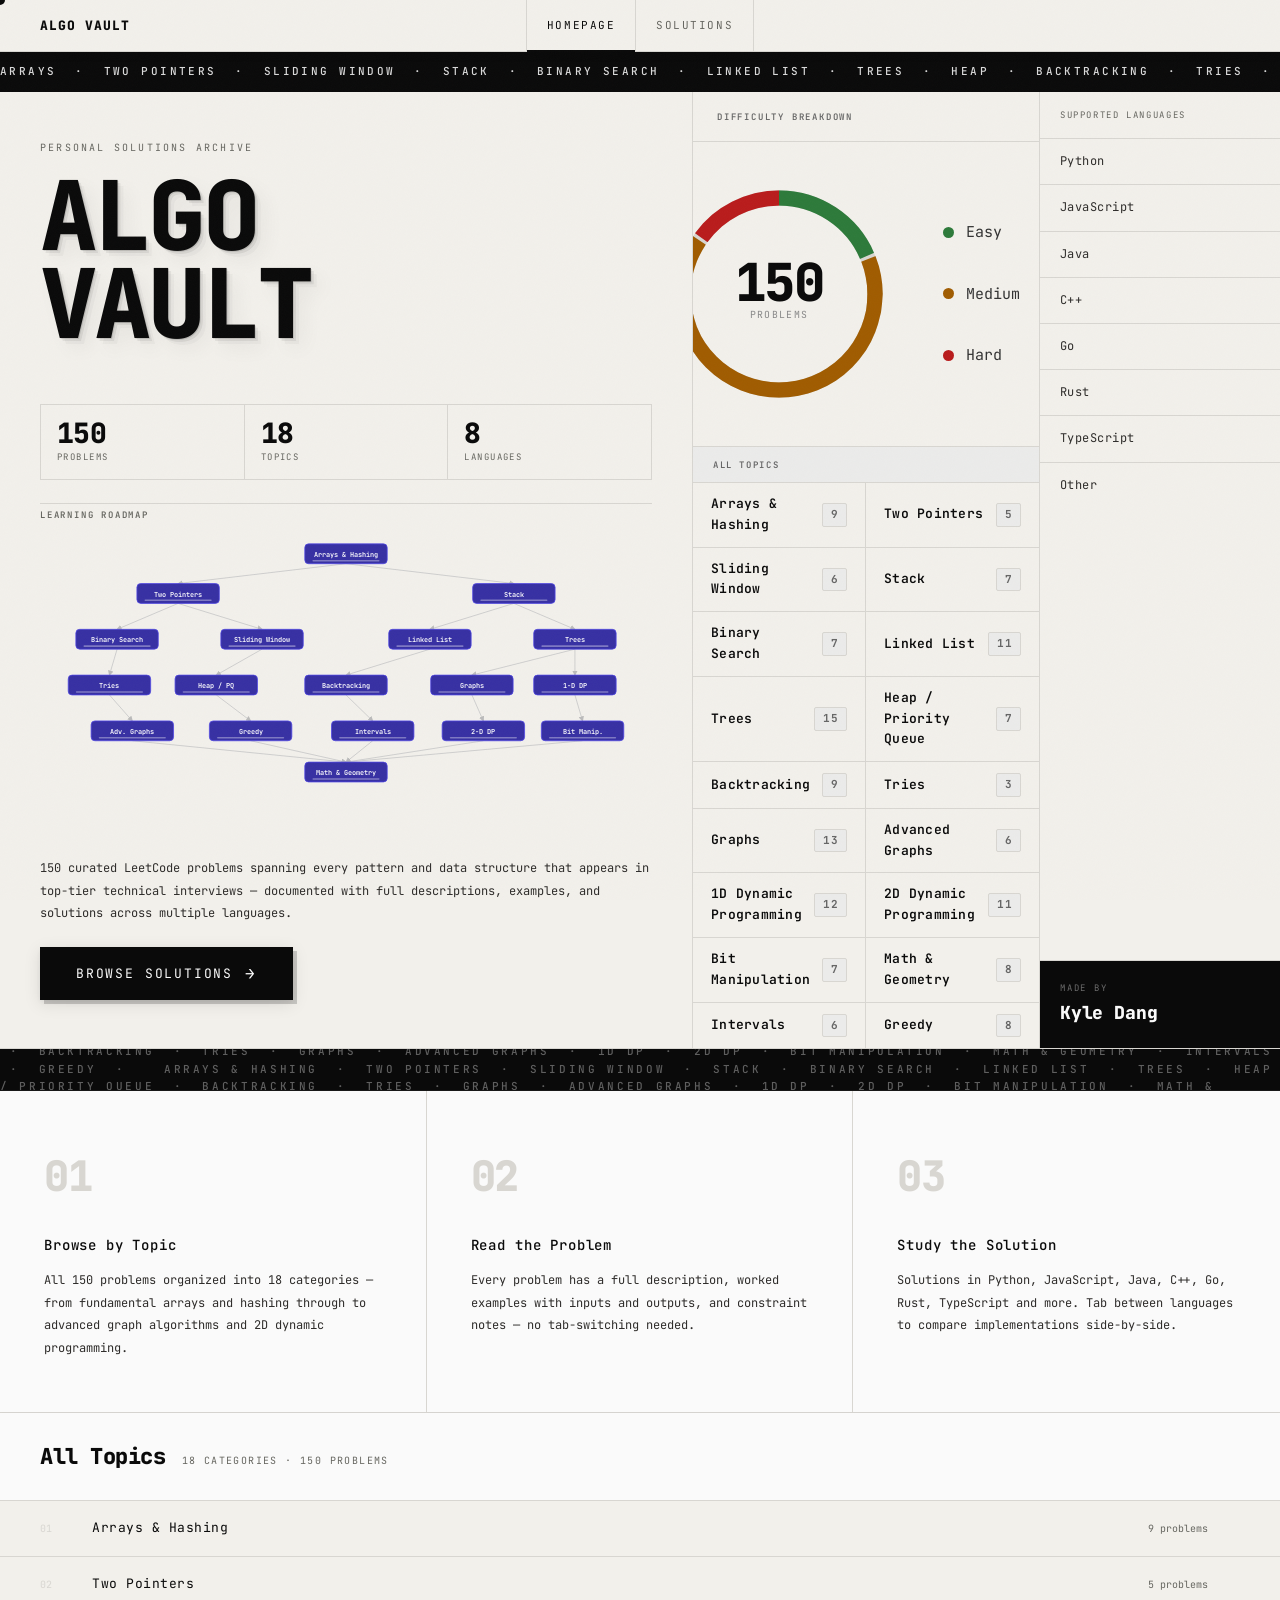
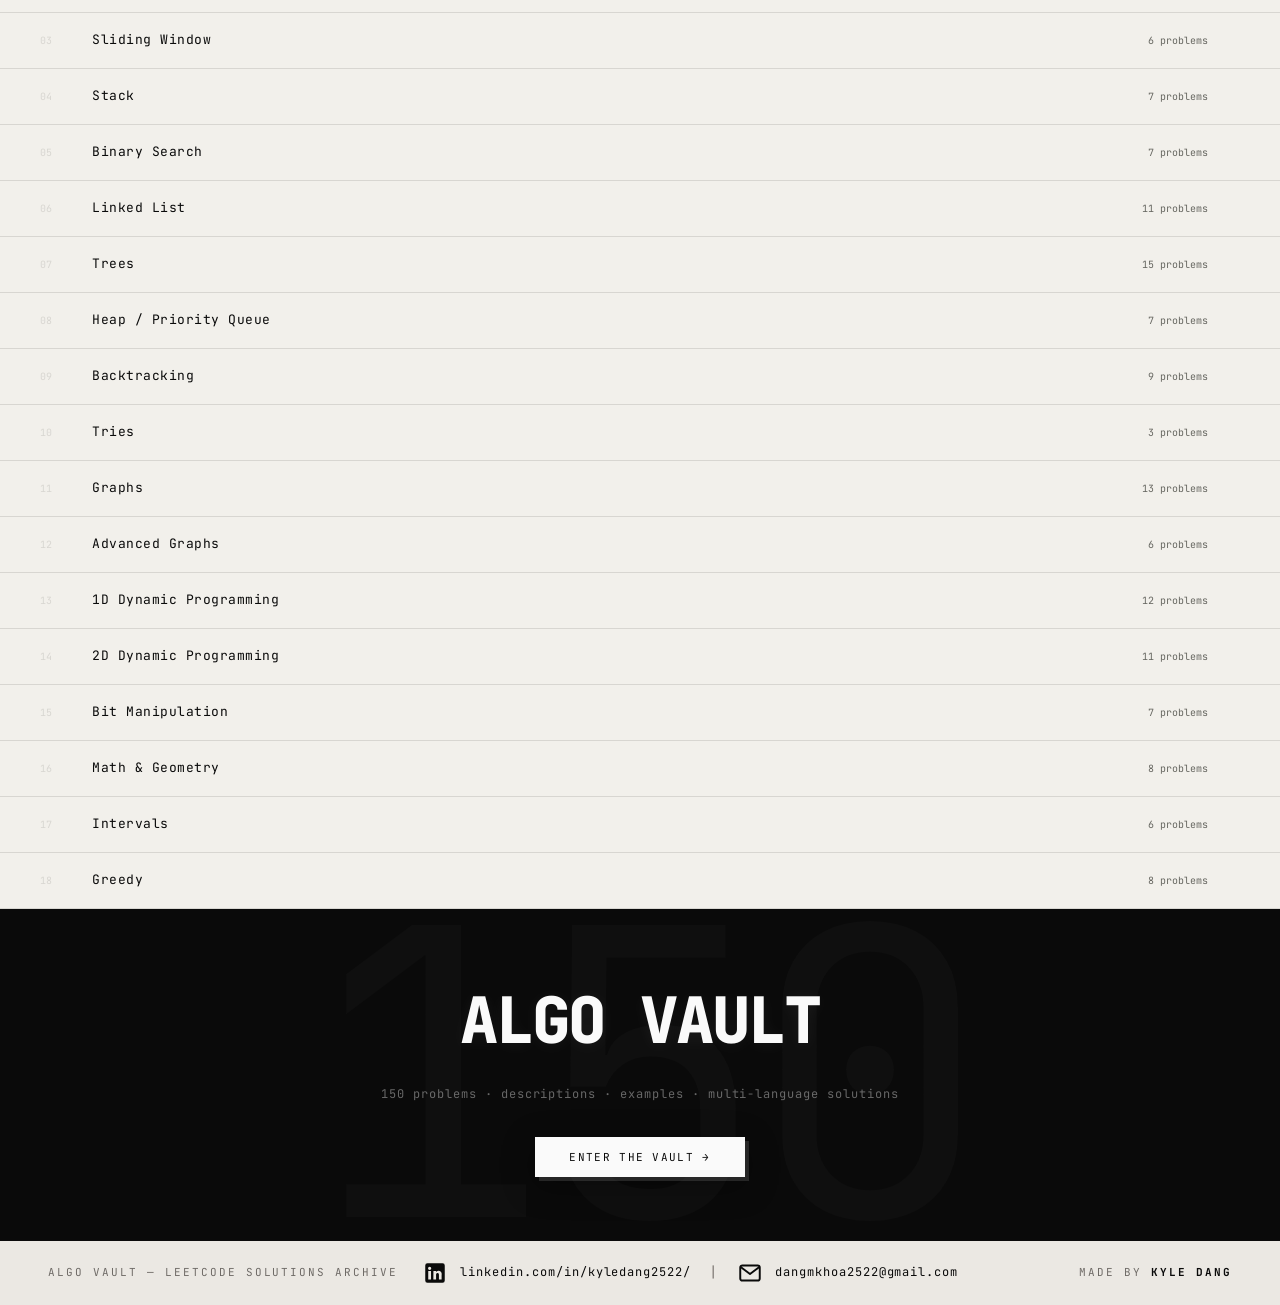
<file: index.html>
<!DOCTYPE html>
<html lang="en">
<head>
  <meta charset="UTF-8" />
  <meta name="viewport" content="width=device-width, initial-scale=1.0" />
  <title>Algo Vault — by Kyle Dang</title>
  <link rel="preconnect" href="https://fonts.googleapis.com" />
  <link rel="preconnect" href="https://fonts.gstatic.com" crossorigin />
  <link href="https://fonts.googleapis.com/css2?family=JetBrains+Mono:ital,wght@0,400;0,600;0,700;0,800;1,400&display=swap" rel="stylesheet" />
  <link rel="stylesheet" href="style.css" />
  <style>
    /* ── subtle grain ── */
    body::after {
      content: '';
      position: fixed; inset: 0; z-index: 99990;
      pointer-events: none; opacity: 0.025;
      background-image: url("data:image/svg+xml,%3Csvg viewBox='0 0 200 200' xmlns='http://www.w3.org/2000/svg'%3E%3Cfilter id='n'%3E%3CfeTurbulence type='fractalNoise' baseFrequency='0.85' numOctaves='4' stitchTiles='stitch'/%3E%3C/filter%3E%3Crect width='100%25' height='100%25' filter='url(%23n)'/%3E%3C/svg%3E");
      background-size: 160px 160px;
    }

    /* ── page load stagger ── */
    .hero-eyebrow { opacity:0; transform:translateY(16px); animation: up 0.6s ease 0.1s forwards; }
    .hero-title   { opacity:0; transform:translateY(24px); animation: up 0.7s ease 0.2s forwards; }
    .hero-desc    { opacity:0; transform:translateY(16px); animation: up 0.6s ease 0.35s forwards; }
    .btn-primary  { opacity:0; transform:translateY(12px); animation: up 0.5s ease 0.45s forwards; }
    .hero-right   { opacity:0; transform:translateX(16px); animation: up 0.7s ease 0.25s forwards; }
    @keyframes up { to { opacity:1; transform:translate(0); } }

    /* char spans from magnetic effect */
    .mchar { display:inline-block; will-change:transform; }

    /* ── topic row hover ── */
    .topic-row { transition: background 0.15s, box-shadow 0.15s, padding-left 0.18s; }

    /* ── count-up numbers ── */
    .stat-big { font-variant-numeric: tabular-nums; }
  </style>
</head>
<body>

<!-- ── CURSORS ── -->
<div id="cur-dot"></div>
<div id="cur-ring"></div>

<!-- ── NAV ── -->
<nav>
  <div class="nav-logo">ALGO VAULT</div>
  <div class="nav-links">
    <a href="index.html" class="active">Homepage</a>
    <a href="tracker.html">Solutions</a>
  </div>
  <div></div>
</nav>

<!-- ══════════════════════════════════════════
     HERO — 3-column balanced grid
══════════════════════════════════════════ -->
<section class="hero">

  <!-- ticker strip -->
  <div class="hero-ticker">
    <span class="ticker-inner">
      ARRAYS &nbsp;·&nbsp; TWO POINTERS &nbsp;·&nbsp; SLIDING WINDOW &nbsp;·&nbsp; STACK &nbsp;·&nbsp; BINARY SEARCH &nbsp;·&nbsp; LINKED LIST &nbsp;·&nbsp; TREES &nbsp;·&nbsp; HEAP &nbsp;·&nbsp; BACKTRACKING &nbsp;·&nbsp; TRIES &nbsp;·&nbsp; GRAPHS &nbsp;·&nbsp; DYNAMIC PROGRAMMING &nbsp;·&nbsp; BIT MANIPULATION &nbsp;·&nbsp; MATH &amp; GEOMETRY &nbsp;·&nbsp; INTERVALS &nbsp;·&nbsp; GREEDY &nbsp;·&nbsp; &nbsp;
      ARRAYS &nbsp;·&nbsp; TWO POINTERS &nbsp;·&nbsp; SLIDING WINDOW &nbsp;·&nbsp; STACK &nbsp;·&nbsp; BINARY SEARCH &nbsp;·&nbsp; LINKED LIST &nbsp;·&nbsp; TREES &nbsp;·&nbsp; HEAP &nbsp;·&nbsp; BACKTRACKING &nbsp;·&nbsp; TRIES &nbsp;·&nbsp; GRAPHS &nbsp;·&nbsp; DYNAMIC PROGRAMMING &nbsp;·&nbsp; BIT MANIPULATION &nbsp;·&nbsp; MATH &amp; GEOMETRY &nbsp;·&nbsp; INTERVALS &nbsp;·&nbsp; GREEDY &nbsp;·&nbsp; &nbsp;
    </span>
  </div>

  <div class="hero-main">

    <!-- COL 1: Title + desc + button -->
    <div class="hero-col hero-col-title">
      <div class="hero-top">
        <p class="hero-eyebrow">Personal solutions archive</p>
        <h1 class="hero-title" id="hero-title">ALGO<br>VAULT</h1>
      </div>
      <div class="hero-meta">
        <div class="hero-meta-row">
          <span class="hero-meta-num">150</span>
          <span class="hero-meta-label">Problems</span>
        </div>
        <div class="hero-meta-row">
          <span class="hero-meta-num">18</span>
          <span class="hero-meta-label">Topics</span>
        </div>
        <div class="hero-meta-row">
          <span class="hero-meta-num">8</span>
          <span class="hero-meta-label">Languages</span>
        </div>
      </div>

      <!-- ROADMAP — fills the empty space between stats and description -->
      <div class="hero-roadmap">
        <div class="roadmap-header-inner">
          <span class="roadmap-header-label">Learning Roadmap</span>
        </div>
        <div class="roadmap-svg-wrap" id="roadmap-wrap">
          <svg id="roadmap-svg" viewBox="0 0 760 330" xmlns="http://www.w3.org/2000/svg" width="100%" height="auto" style="display:block; min-width:580px;">
            <g id="roadmap-lines"></g>
            <g id="roadmap-nodes"></g>
          </svg>
        </div>
      </div>

      <div class="hero-bottom">
        <p class="hero-desc">
          150 curated LeetCode problems spanning every pattern and data structure
          that appears in top-tier technical interviews — documented with full
          descriptions, examples, and solutions across multiple languages.
        </p>
        <a href="tracker.html" class="hero-btn-wrap">
          <button class="btn-primary btn-hero">
            Browse Solutions <span class="btn-arrow">→</span>
          </button>
        </a>
      </div>
    </div>

    <!-- COL 2: Gauge + topic pills -->
    <div class="hero-col hero-col-gauge">

      <div class="gauge-header">
        <span class="gauge-header-label">Difficulty breakdown</span>
      </div>

      <!-- SVG arc gauge — full 360° circle -->
      <div class="gauge-center">
        <div class="gauge-svg-wrap">
          <svg class="gauge-svg" viewBox="0 0 220 220" xmlns="http://www.w3.org/2000/svg">
            <!-- full circle track -->
            <circle class="gauge-track" cx="110" cy="110" r="88"
              fill="none" stroke-width="14"/>
            <!-- easy arc -->
            <circle class="gauge-easy" id="arc-easy" cx="110" cy="110" r="88"
              fill="none" stroke-width="14"
              stroke-dasharray="0 553" stroke-dashoffset="0"
              stroke-linecap="butt"/>
            <!-- medium arc -->
            <circle class="gauge-medium" id="arc-medium" cx="110" cy="110" r="88"
              fill="none" stroke-width="14"
              stroke-dasharray="0 553" stroke-dashoffset="0"
              stroke-linecap="butt"/>
            <!-- hard arc -->
            <circle class="gauge-hard" id="arc-hard" cx="110" cy="110" r="88"
              fill="none" stroke-width="14"
              stroke-dasharray="0 553" stroke-dashoffset="0"
              stroke-linecap="butt"/>
            <text class="gauge-num" x="110" y="116" text-anchor="middle">150</text>
            <text class="gauge-sub" x="110" y="132" text-anchor="middle">problems</text>
          </svg>
        </div>

        <!-- Difficulty stats — match image 2 style -->
        <div class="gauge-stats">
          <div class="gs-row">
            <span class="gs-dot gs-dot-easy"></span>
            <span class="gs-label">Easy</span>
            <span class="gs-count">45</span>
          </div>
          <div class="gs-row">
            <span class="gs-dot gs-dot-medium"></span>
            <span class="gs-label">Medium</span>
            <span class="gs-count">96</span>
          </div>
          <div class="gs-row">
            <span class="gs-dot gs-dot-hard"></span>
            <span class="gs-label">Hard</span>
            <span class="gs-count">31</span>
          </div>
        </div>
      </div>

      <!-- Topic table -->
      <div class="gauge-footer">
        <span class="gauge-footer-label">All Topics</span>
        <div class="topic-table" id="topic-table">
          <!-- filled by JS -->
        </div>
      </div>

    </div>

    <!-- COL 3: Right stat cards (languages, stacked pattern) -->
    <div class="hero-col hero-col-right">
      <div class="lang-stack">
        <div class="lang-stack-label">Supported Languages</div>
        <div class="lang-item">Python</div>
        <div class="lang-item">JavaScript</div>
        <div class="lang-item">Java</div>
        <div class="lang-item">C++</div>
        <div class="lang-item">Go</div>
        <div class="lang-item">Rust</div>
        <div class="lang-item">TypeScript</div>
        <div class="lang-item">Other</div>
      </div>
      <div class="hero-col-cta">
        <p class="hero-col-cta-text">Made by</p>
        <p class="hero-col-cta-name">Kyle Dang</p>
      </div>
    </div>

  </div>
</section>

<!-- dark marquee -->
<div class="topics-marquee">
  <span class="ticker-inner" style="animation-duration:20s">
    ARRAYS &amp; HASHING &nbsp;·&nbsp; TWO POINTERS &nbsp;·&nbsp; SLIDING WINDOW &nbsp;·&nbsp; STACK &nbsp;·&nbsp; BINARY SEARCH &nbsp;·&nbsp; LINKED LIST &nbsp;·&nbsp; TREES &nbsp;·&nbsp; HEAP / PRIORITY QUEUE &nbsp;·&nbsp; BACKTRACKING &nbsp;·&nbsp; TRIES &nbsp;·&nbsp; GRAPHS &nbsp;·&nbsp; ADVANCED GRAPHS &nbsp;·&nbsp; 1D DP &nbsp;·&nbsp; 2D DP &nbsp;·&nbsp; BIT MANIPULATION &nbsp;·&nbsp; MATH &amp; GEOMETRY &nbsp;·&nbsp; INTERVALS &nbsp;·&nbsp; GREEDY &nbsp;·&nbsp; &nbsp;
    ARRAYS &amp; HASHING &nbsp;·&nbsp; TWO POINTERS &nbsp;·&nbsp; SLIDING WINDOW &nbsp;·&nbsp; STACK &nbsp;·&nbsp; BINARY SEARCH &nbsp;·&nbsp; LINKED LIST &nbsp;·&nbsp; TREES &nbsp;·&nbsp; HEAP / PRIORITY QUEUE &nbsp;·&nbsp; BACKTRACKING &nbsp;·&nbsp; TRIES &nbsp;·&nbsp; GRAPHS &nbsp;·&nbsp; ADVANCED GRAPHS &nbsp;·&nbsp; 1D DP &nbsp;·&nbsp; 2D DP &nbsp;·&nbsp; BIT MANIPULATION &nbsp;·&nbsp; MATH &amp; GEOMETRY &nbsp;·&nbsp; INTERVALS &nbsp;·&nbsp; GREEDY &nbsp;·&nbsp; &nbsp;
  </span>
</div>

<!-- ══════════════════════════════════════════
     FEATURE CELLS — 3D tilt + gloss
══════════════════════════════════════════ -->
<div class="features">
  <div class="feature-cell">
    <span class="feature-num">01</span>
    <div class="feature-title">Browse by Topic</div>
    <div class="feature-body">
      All 150 problems organized into 18 categories — from fundamental arrays and
      hashing through to advanced graph algorithms and 2D dynamic programming.
    </div>
  </div>
  <div class="feature-cell">
    <span class="feature-num">02</span>
    <div class="feature-title">Read the Problem</div>
    <div class="feature-body">
      Every problem has a full description, worked examples with inputs and outputs,
      and constraint notes — no tab-switching needed.
    </div>
  </div>
  <div class="feature-cell">
    <span class="feature-num">03</span>
    <div class="feature-title">Study the Solution</div>
    <div class="feature-body">
      Solutions in Python, JavaScript, Java, C++, Go, Rust, TypeScript and more.
      Tab between languages to compare implementations side-by-side.
    </div>
  </div>
</div>

<!-- ══════════════════════════════════════════
     TOPICS LIST
══════════════════════════════════════════ -->
<section class="topics-section">
  <div class="topics-header">
    <h2>All Topics</h2>
    <span>18 categories · 150 problems</span>
  </div>
  <div class="topics-list" id="topics-list">
    <!-- filled by JS -->
  </div>
</section>

<!-- ══════════════════════════════════════════
     CTA
══════════════════════════════════════════ -->
<div class="cta-full">
  <h2>ALGO VAULT</h2>
  <p>150 problems · descriptions · examples · multi-language solutions</p>
  <a href="tracker.html"><button class="btn-white">Enter the Vault →</button></a>
</div>

<footer class="site-footer">
  <div class="footer-left">ALGO VAULT — LEETCODE SOLUTIONS ARCHIVE</div>

  <div class="footer-center">
    <a class="footer-contact" href="https://www.linkedin.com/in/kyledang2522/" target="_blank" rel="noopener" aria-label="LinkedIn">
      <span class="footer-icon" aria-hidden="true">
        <svg viewBox="0 0 24 24" fill="currentColor">
          <path d="M19 3A2 2 0 0 1 21 5V19A2 2 0 0 1 19 21H5A2 2 0 0 1 3 19V5A2 2 0 0 1 5 3H19ZM8.34 10.23H5.76V18H8.34V10.23ZM7.05 6.12A1.5 1.5 0 1 0 7.05 9.12A1.5 1.5 0 1 0 7.05 6.12ZM18.24 13.26C18.24 10.91 16.98 9.81 15.3 9.81C13.95 9.81 13.34 10.55 13 11.07V10.23H10.53C10.56 10.79 10.53 18 10.53 18H13V13.66C13 13.43 13.02 13.2 13.08 13.03C13.26 12.57 13.67 12.09 14.36 12.09C15.27 12.09 15.63 12.78 15.63 13.8V18H18.1V13.51C18.1 13.42 18.1 13.34 18.24 13.26Z"/>
        </svg>
      </span>
      <span>linkedin.com/in/kyledang2522/</span>
    </a>

    <span class="footer-divider" aria-hidden="true">|</span>

    <a class="footer-contact" href="mailto:dangmkhoa2522@gmail.com" aria-label="Email">
      <span class="footer-icon" aria-hidden="true">
        <svg viewBox="0 0 24 24" fill="none" stroke="currentColor" stroke-width="1.8" stroke-linecap="round" stroke-linejoin="round">
          <rect x="3" y="5" width="18" height="14" rx="2" ry="2"></rect>
          <path d="M4 7l8 6 8-6"></path>
        </svg>
      </span>
      <span>dangmkhoa2522@gmail.com</span>
    </a>
  </div>

  <div class="footer-right">MADE BY <strong>KYLE DANG</strong></div>
</footer>

<script src="app.js"></script>
<script>
/* ── CURSOR — inline so it always runs ── */
(function() {
  var dot  = document.getElementById('cur-dot');
  var ring = document.getElementById('cur-ring');
  if (!dot || !ring) return;
  var mx = -300, my = -300, rx = -300, ry = -300;
  document.addEventListener('mousemove', function(e) {
    mx = e.clientX; my = e.clientY;
    dot.style.left = mx + 'px';
    dot.style.top  = my + 'px';
  });
  (function loop() {
    rx += (mx - rx) * 0.13;
    ry += (my - ry) * 0.13;
    ring.style.left = Math.round(rx) + 'px';
    ring.style.top  = Math.round(ry) + 'px';
    requestAnimationFrame(loop);
  })();
  document.addEventListener('mouseover', function(e) {
    var cl = document.body.classList;
    cl.remove('cur-link','cur-text');
    var onDark = !!(e.target.closest('.cta-full, .hero-ticker, .topics-marquee, .hero-col-cta, .prob-example'));
    cl.toggle('cur-dark', onDark);
    var onLight = !!(e.target.closest('.btn-white, .btn-primary'));
    cl.toggle('cur-on-light', onDark && onLight);
    if (e.target.closest('a,button,.topic-row,.feature-cell,.hero-stat,.btn-primary,.btn-white'))
      cl.add('cur-link');
    else if (e.target.closest('textarea,input'))
      cl.add('cur-text');
  });
})();
</script>
</body>
</html>
</file>
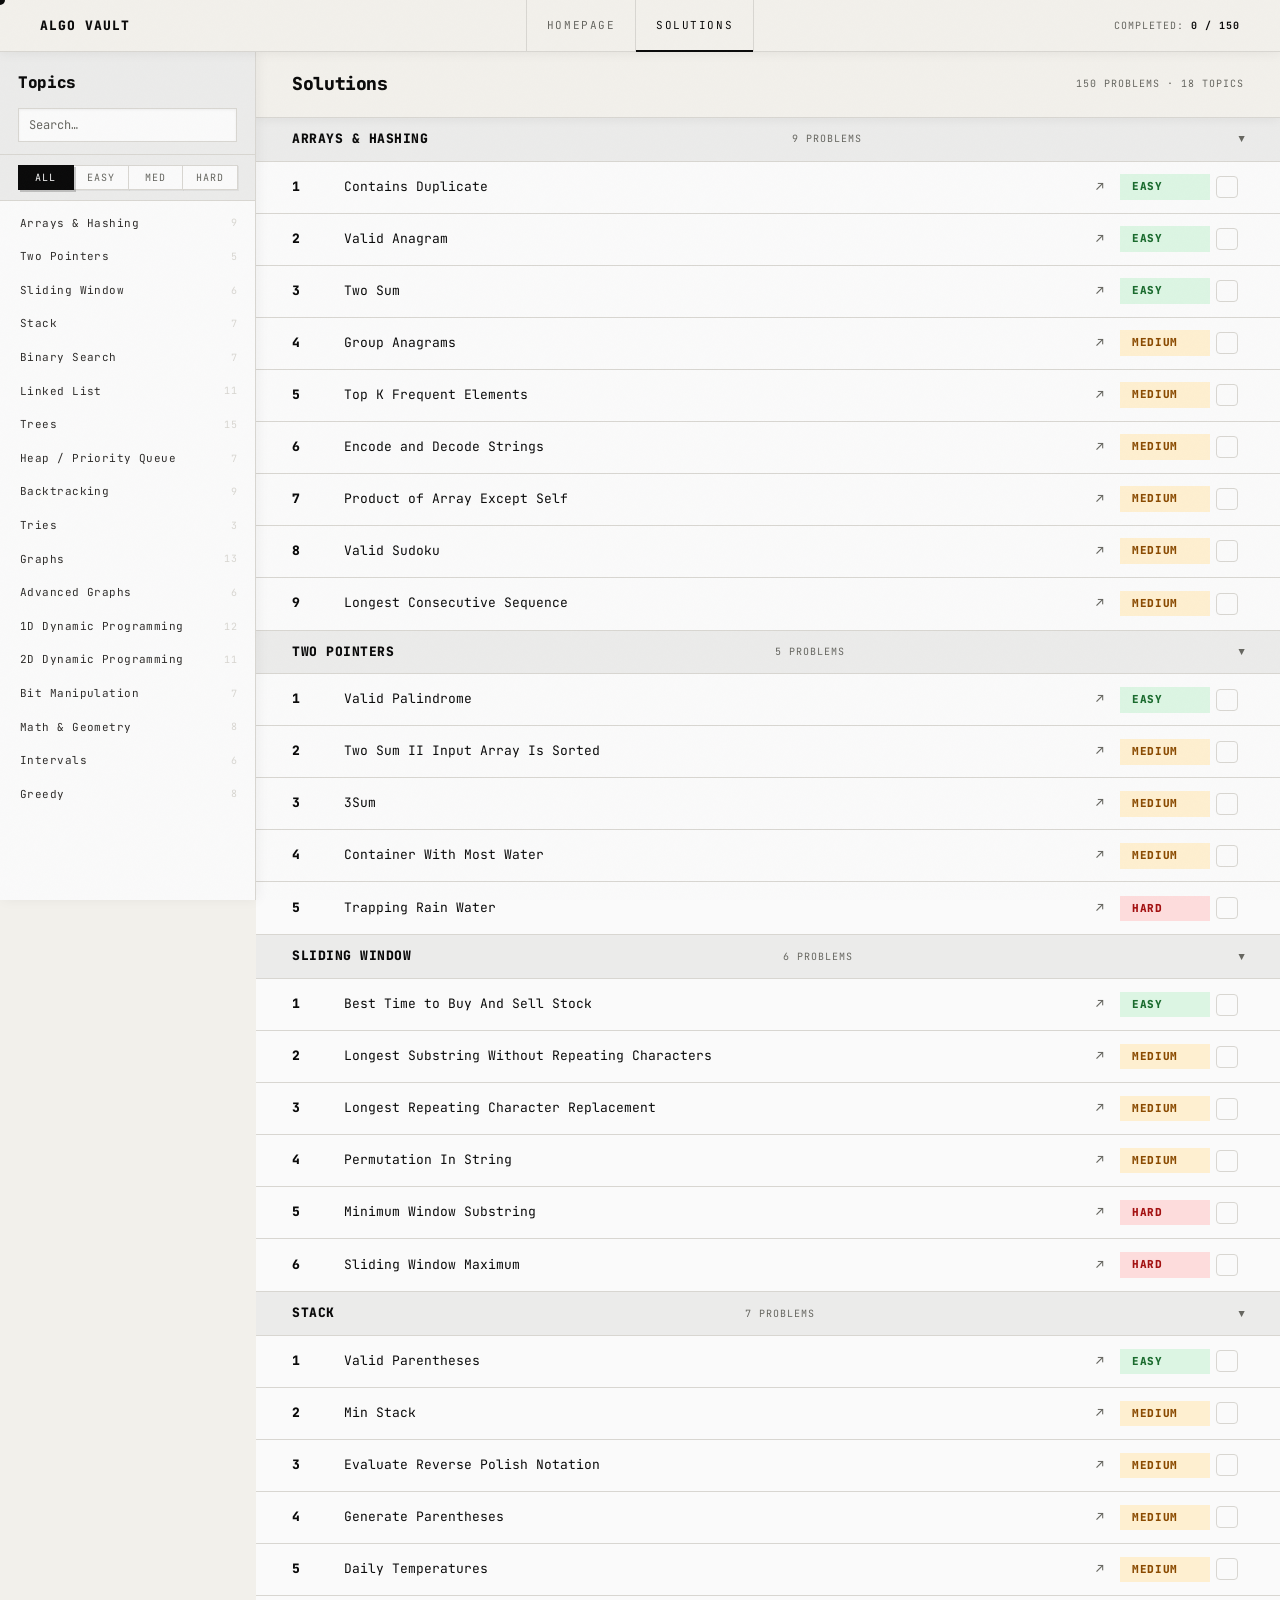
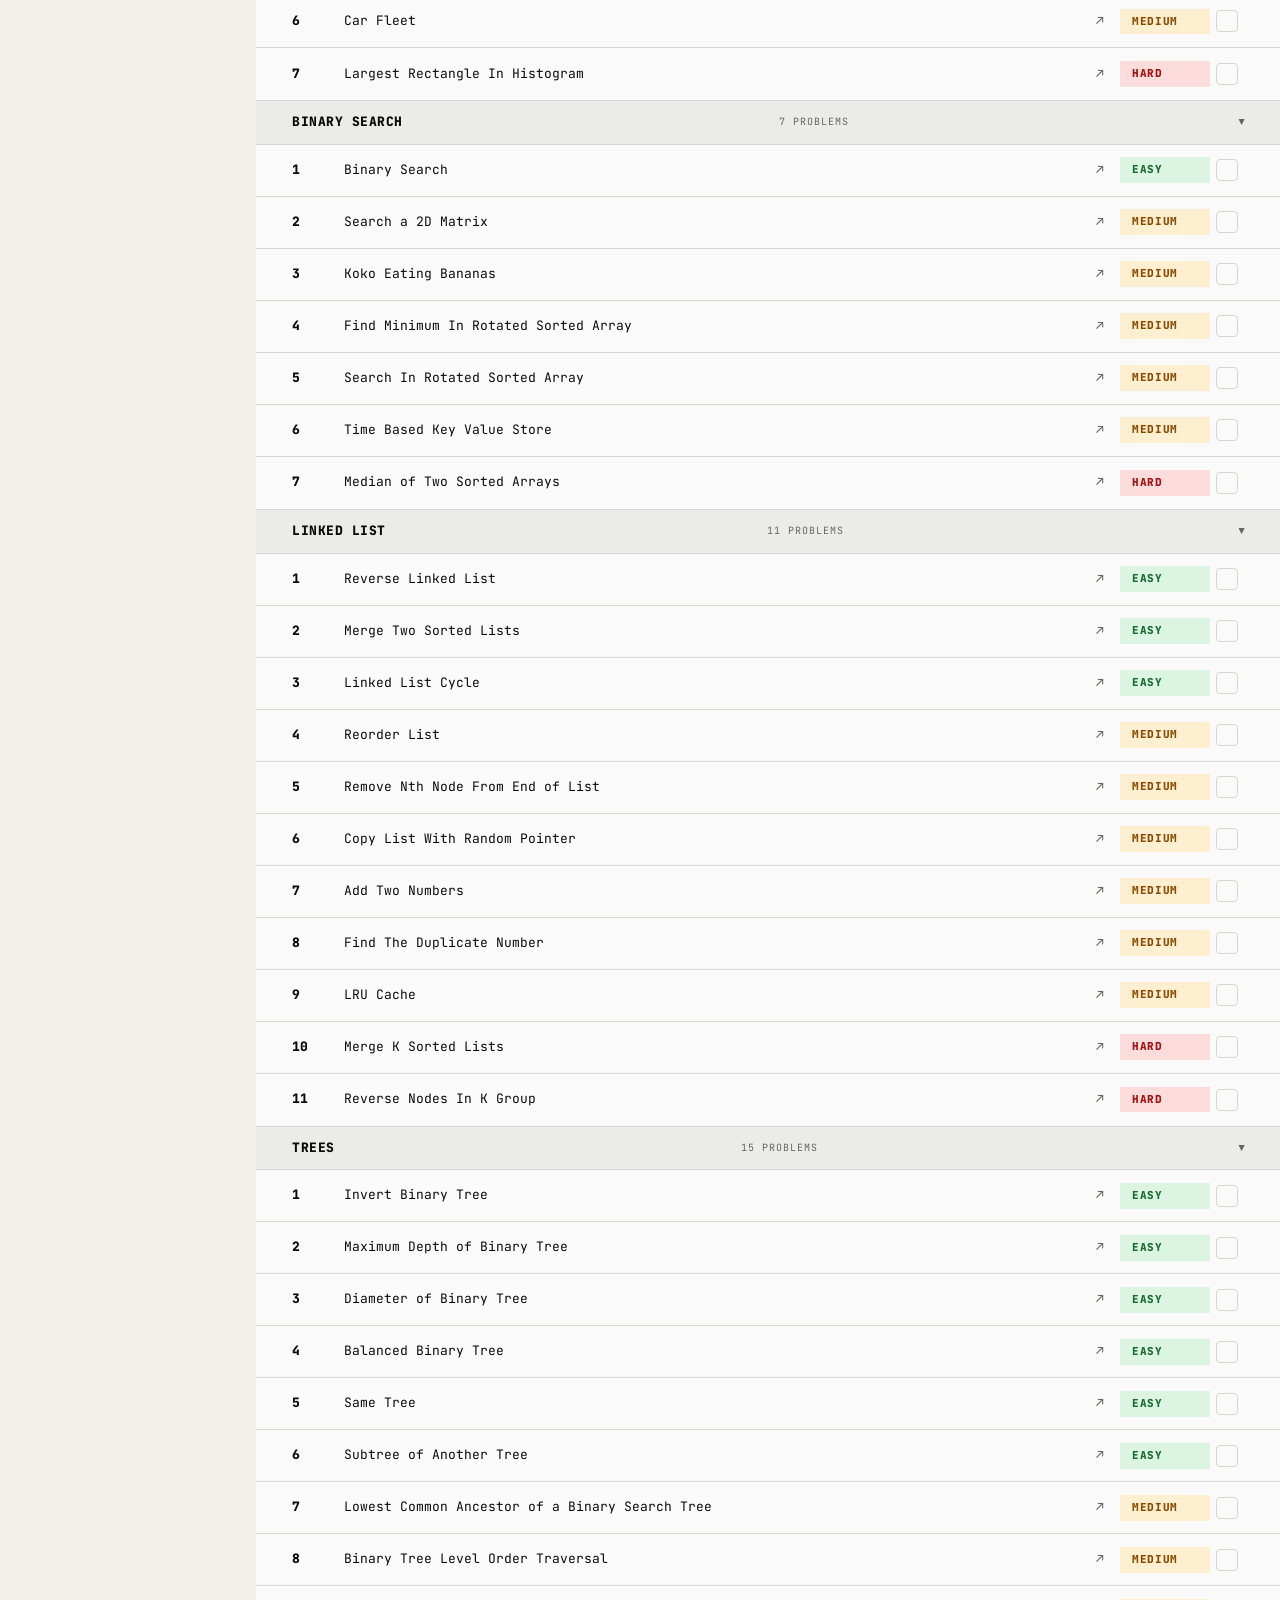
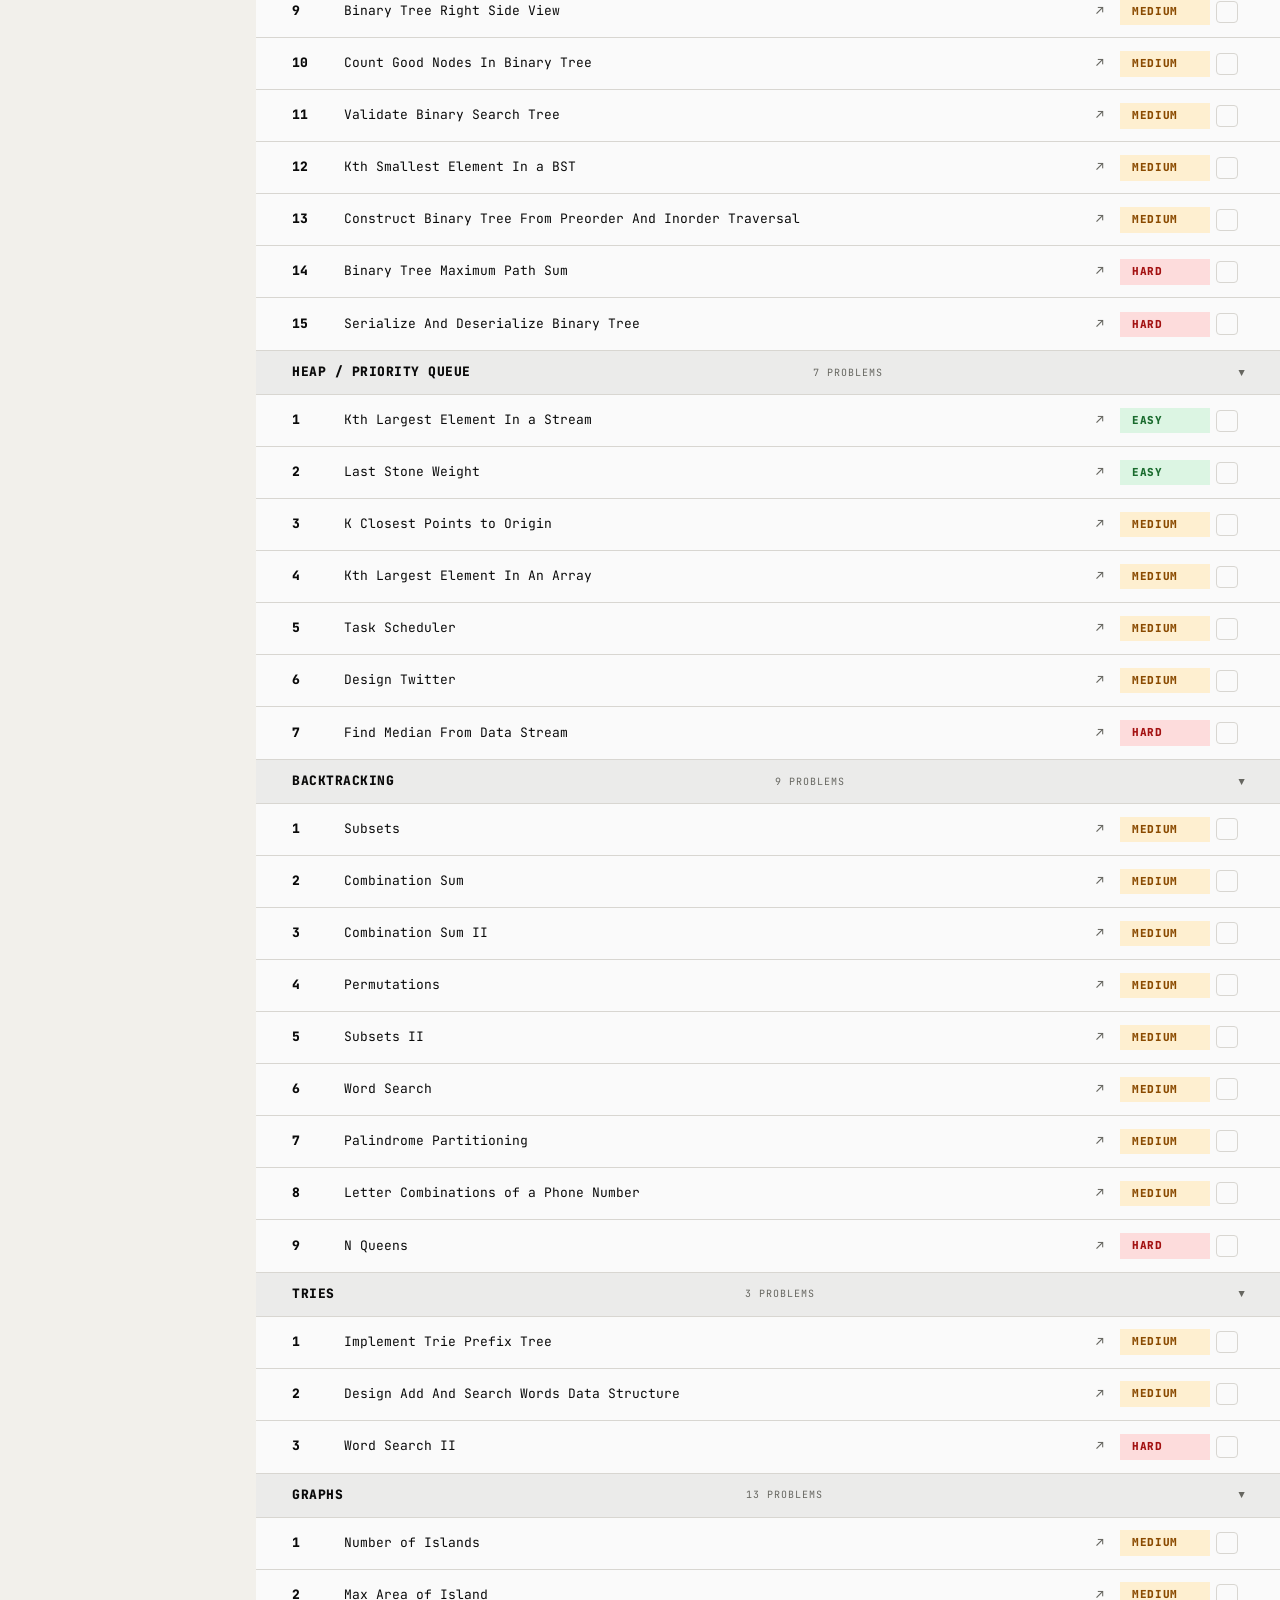
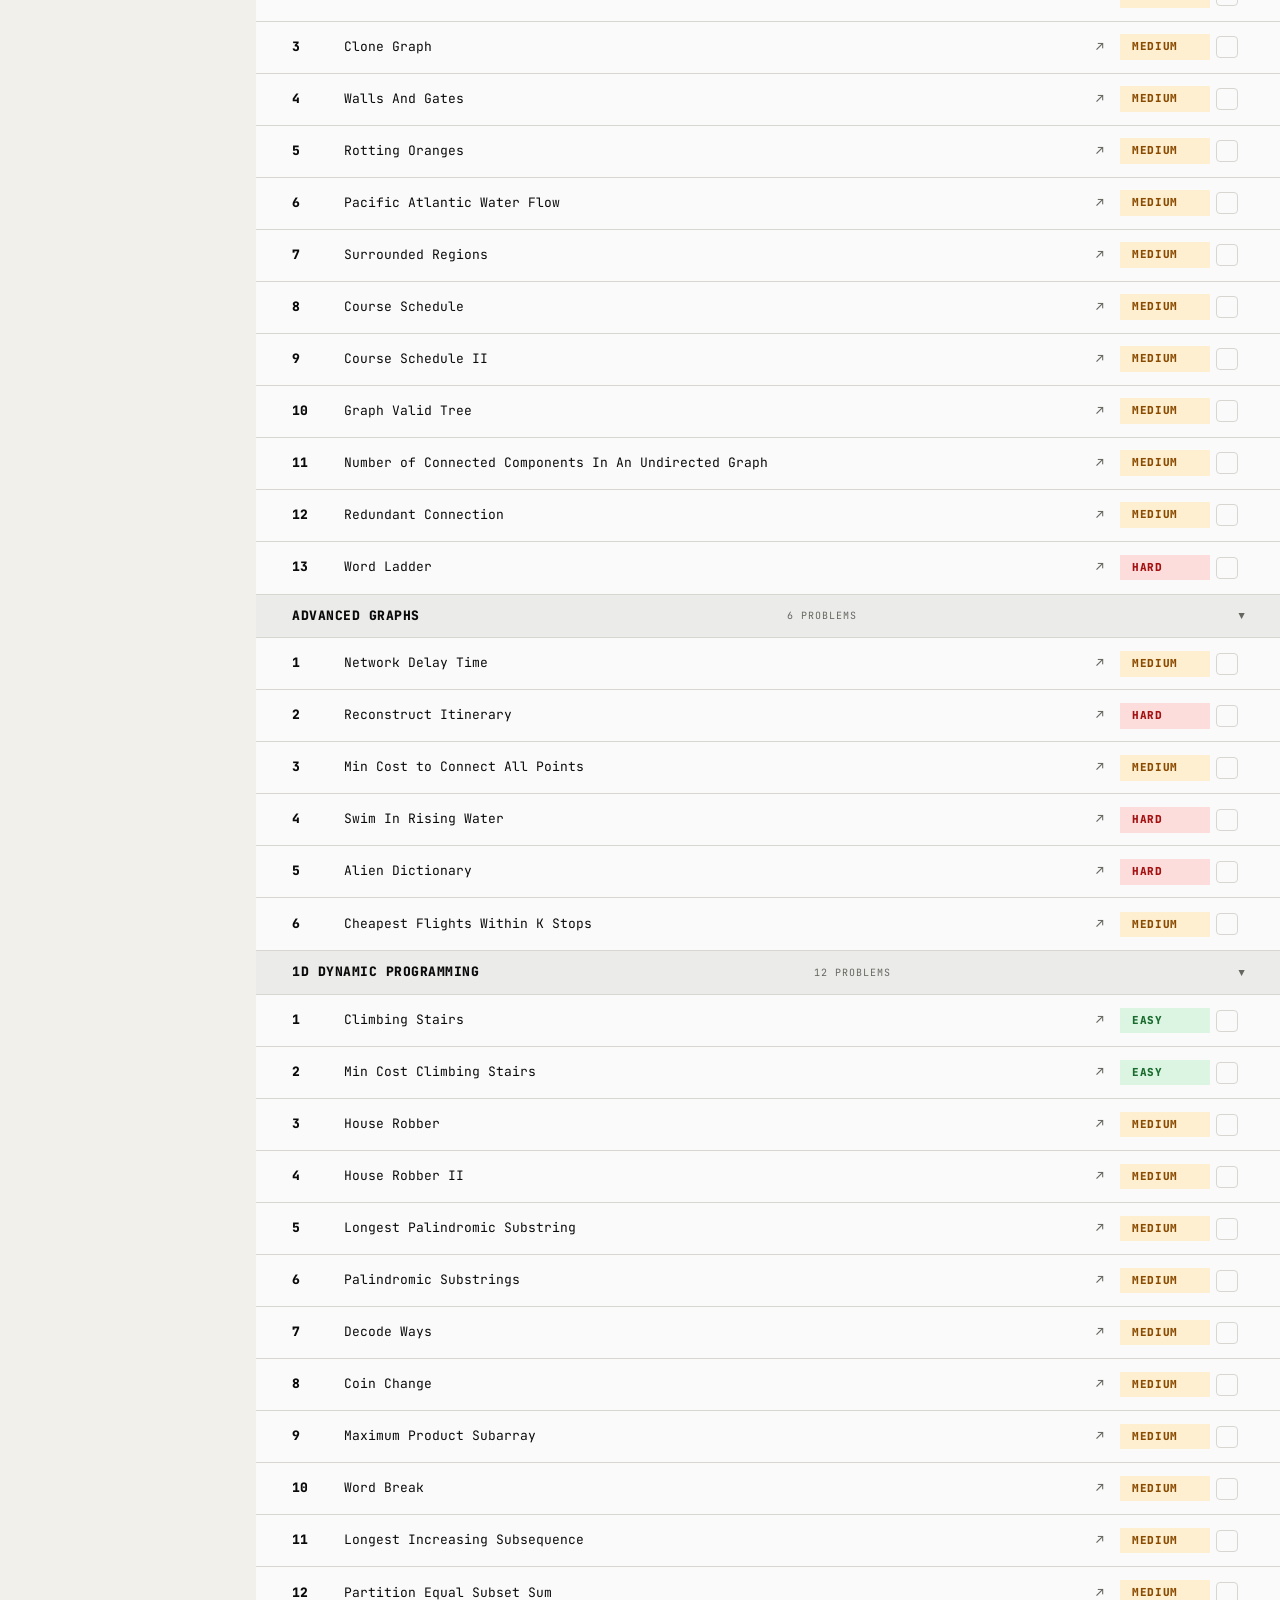
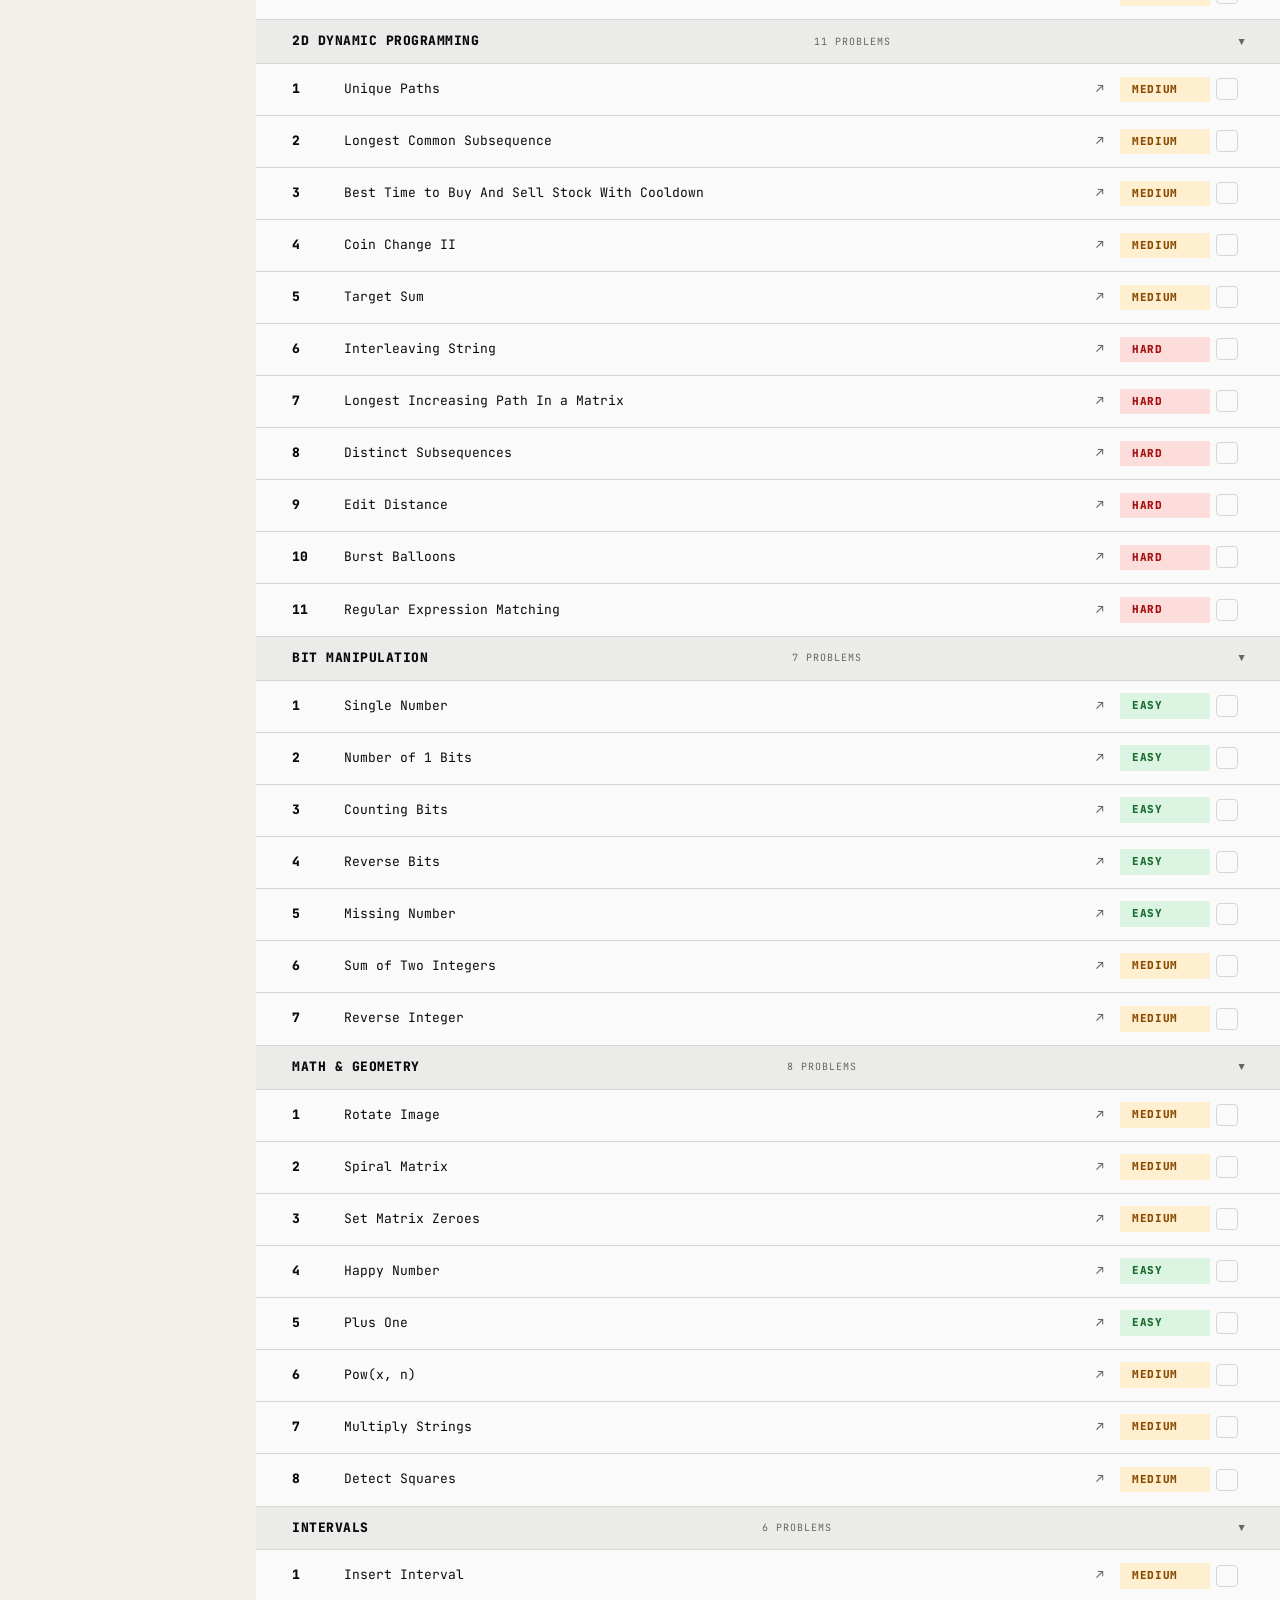
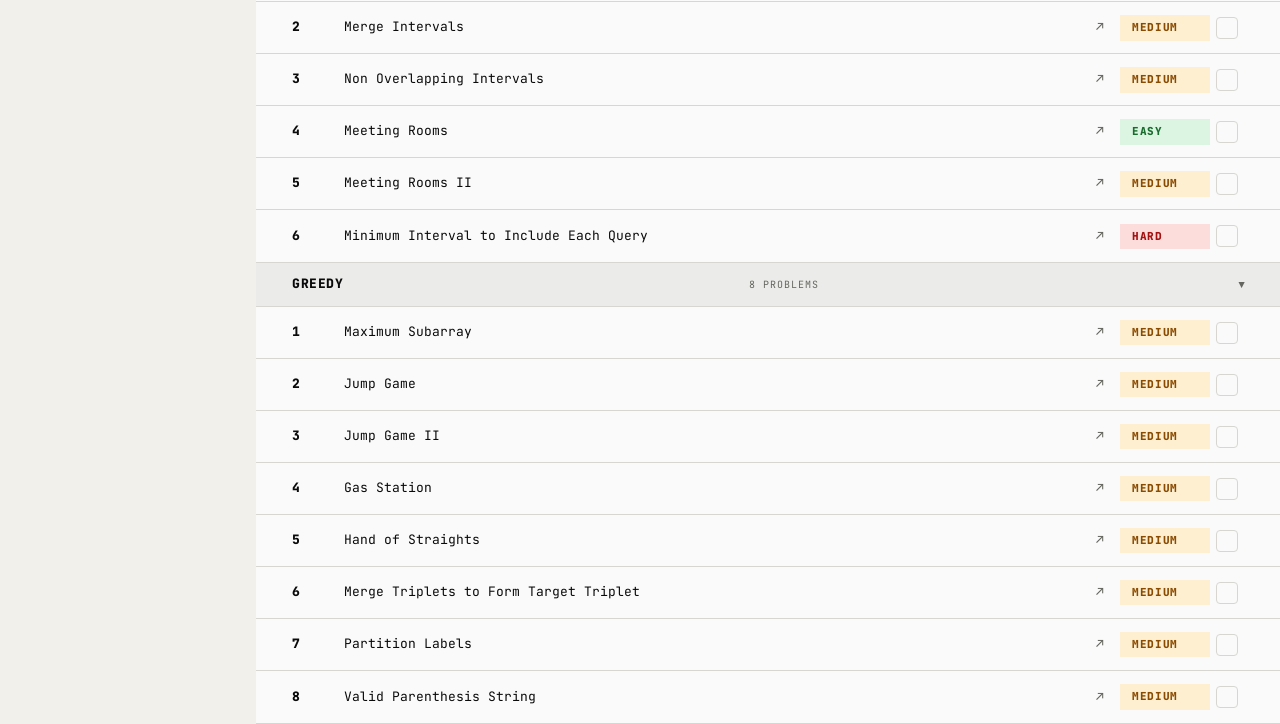
<file: tracker.html>
<!DOCTYPE html>
<html lang="en">
<head>
  <meta charset="UTF-8" />
  <meta name="viewport" content="width=device-width, initial-scale=1.0" />
  <title>Solutions — Algo Vault</title>
  <link rel="preconnect" href="https://fonts.googleapis.com" />
  <link rel="preconnect" href="https://fonts.gstatic.com" crossorigin />
  <link href="https://fonts.googleapis.com/css2?family=JetBrains+Mono:ital,wght@0,400;0,600;0,700;0,800;1,400&display=swap" rel="stylesheet" />
  <link rel="stylesheet" href="style.css" />
  <style>
    /* grain */
    body::after {
      content: '';
      position: fixed; inset: 0; z-index: 99990;
      pointer-events: none; opacity: 0.020;
      background-image: url("data:image/svg+xml,%3Csvg viewBox='0 0 200 200' xmlns='http://www.w3.org/2000/svg'%3E%3Cfilter id='n'%3E%3CfeTurbulence type='fractalNoise' baseFrequency='0.85' numOctaves='4' stitchTiles='stitch'/%3E%3C/filter%3E%3Crect width='100%25' height='100%25' filter='url(%23n)'/%3E%3C/svg%3E");
      background-size: 160px 160px;
    }

    /* p-row underline on hover */
    .p-name { position: relative; }
    .p-name::after {
      content: ''; position: absolute; left: 0; bottom: -1px;
      width: 0; height: 1px; background: var(--black);
      transition: width 0.2s ease;
    }
    .p-row:hover .p-name::after { width: 100%; }

    /* solved dot glow pulse */
    .p-has-sol.yes { animation: glow 2.6s ease-in-out infinite; }
    @keyframes glow {
      0%,100% { box-shadow: 0 0 0 0   rgba(10,10,10,0.25); }
      50%      { box-shadow: 0 0 0 4px rgba(10,10,10,0); }
    }

    /* tab key hint */
    .kbd {
      display: inline-flex; align-items: center; justify-content: center;
      padding: 1px 5px; font-size: 9px; line-height: 1.4;
      border: 1px solid var(--dim); color: var(--mid);
      margin-left: 5px; vertical-align: middle;
      box-shadow: 0 1px 0 var(--dim);
    }
  </style>
</head>
<body>

<!-- ── CURSORS ── -->
<div id="cur-dot"></div>
<div id="cur-ring"></div>

<!-- ── NAV ── -->
<nav>
  <div class="nav-logo">ALGO VAULT</div>
  <div class="nav-links">
    <a href="index.html">Homepage</a>
    <a href="tracker.html" class="active">Solutions</a>
  </div>
  <div class="sol-indicator">
    Completed: <strong id="nav-sol-cnt">—</strong>
  </div>
</nav>

<!-- ── MOBILE FILTER BAR (hidden on desktop) ── -->
<div class="mob-filterbar" id="mob-filterbar">
  <input type="text" id="mob-search" placeholder="Search problems…" autocomplete="off" />
  <div class="mob-filters">
    <button class="sf-btn active" data-f="all">All</button>
    <button class="sf-btn" data-f="easy">Easy</button>
    <button class="sf-btn" data-f="medium">Med</button>
    <button class="sf-btn" data-f="hard">Hard</button>
  </div>
</div>

<!-- ══════════════════════════════════════════
     LAYOUT
══════════════════════════════════════════ -->
<div class="tracker-wrap">

  <!-- SIDEBAR -->
  <aside class="sidebar">
    <div class="sidebar-head">
      <h2>Topics</h2>
      <div class="sidebar-search">
        <input type="text" id="sb-search" placeholder="Search…" autocomplete="off" />
      </div>
    </div>
    <div class="sidebar-filters">
      <button class="sf-btn active" data-f="all">All</button>
      <button class="sf-btn" data-f="easy">Easy</button>
      <button class="sf-btn" data-f="medium">Med</button>
      <button class="sf-btn" data-f="hard">Hard</button>
    </div>
    <div class="sidebar-topics" id="sb-nav"></div>
  </aside>

  <!-- MAIN -->
  <main class="tracker-main">
    <div class="tracker-topbar">
      <h1>Solutions</h1>
      <div class="tb-right">150 problems · 18 topics</div>
    </div>
    <div id="tracker-sections"></div>
  </main>

</div>

<!-- ══════════════════════════════════════════
     MODAL
══════════════════════════════════════════ -->
<div class="modal-overlay" id="modal-overlay">
  <div class="modal-box">

    <div class="modal-head">
      <div class="modal-head-info">
        <div class="modal-head-num">
          <span id="m-topic">Topic</span>
          &nbsp;·&nbsp;
          <span class="p-diff-badge medium" id="m-diff">medium</span>
        </div>
        <div class="modal-head-title" id="m-title">Problem</div>
      </div>
      <a id="m-leetcode-link" href="#" target="_blank" rel="noopener" class="leetcode-btn" title="Open on LeetCode">
        <svg width="14" height="14" viewBox="0 0 24 24" fill="none" stroke="currentColor" stroke-width="2" stroke-linecap="round" stroke-linejoin="round"><path d="M18 13v6a2 2 0 0 1-2 2H5a2 2 0 0 1-2-2V8a2 2 0 0 1 2-2h6"/><polyline points="15 3 21 3 21 9"/><line x1="10" y1="14" x2="21" y2="3"/></svg>
        LeetCode
      </a>
      <button class="modal-close" onclick="closeModal()">✕</button>
    </div>

    <div class="modal-body">

      <!-- LEFT: problem info — three distinct sections -->
      <div class="modal-left">

        <!-- 1. Description — white, readable -->
        <div class="modal-section-desc">
          <div class="section-label">Problem</div>
          <p class="prob-description" id="m-desc"></p>
        </div>

        <!-- 2. Examples — paper bg, code-bordered cards -->
        <div class="modal-section-examples">
          <div class="section-label">Examples</div>
          <div id="m-examples"></div>
        </div>

        <!-- 3. Constraints — dark inverted strip -->
        <div class="modal-section-constraints">
          <div class="section-label">Constraints</div>
          <div id="m-constraints"></div>
        </div>

        <!-- 4. Big-O Reference Card — fills empty space -->
        <div class="modal-left-filler">
          <div>
            <div class="filler-label">Big-O Complexity Reference</div>
          </div>
          <div class="filler-table">
            <div class="filler-heading">Time — Best to Worst</div>
            <div class="filler-row"><span class="filler-complexity">O(1)</span><span class="filler-desc">Constant — hash lookup, array access</span></div>
            <div class="filler-row"><span class="filler-complexity">O(log n)</span><span class="filler-desc">Logarithmic — binary search, balanced BST</span></div>
            <div class="filler-row"><span class="filler-complexity">O(n)</span><span class="filler-desc">Linear — single loop, two pointers</span></div>
            <div class="filler-row"><span class="filler-complexity">O(n log n)</span><span class="filler-desc">Linearithmic — merge sort, heap sort</span></div>
            <div class="filler-row"><span class="filler-complexity">O(n²)</span><span class="filler-desc">Quadratic — nested loops, bubble sort</span></div>
            <div class="filler-row"><span class="filler-complexity">O(2ⁿ)</span><span class="filler-desc">Exponential — backtracking, subsets</span></div>
            <div class="filler-row"><span class="filler-complexity">O(n!)</span><span class="filler-desc">Factorial — all permutations</span></div>
            <div class="filler-divider"></div>
            <div class="filler-heading">Space Patterns</div>
            <div class="filler-row"><span class="filler-complexity">O(1)</span><span class="filler-desc">In-place, no extra structures</span></div>
            <div class="filler-row"><span class="filler-complexity">O(n)</span><span class="filler-desc">Hash map, stack, queue, dp array</span></div>
            <div class="filler-row"><span class="filler-complexity">O(n²)</span><span class="filler-desc">2D DP table, adjacency matrix</span></div>
            <div class="filler-row"><span class="filler-complexity">O(log n)</span><span class="filler-desc">Recursion stack — binary search</span></div>
            <div class="filler-row"><span class="filler-complexity">O(h)</span><span class="filler-desc">Tree height — DFS call stack</span></div>
          </div>
        </div>

      </div>

      <!-- RIGHT: article-style solution writer -->
      <div class="modal-right">

        <!-- Approach tabs (Brute Force / Optimal / etc.) -->
        <div class="sol-tabs-wrap">
          <div class="section-label">Approaches</div>
          <div class="sol-approach-tabs" id="m-approach-tabs">
            <!-- filled by JS -->
          </div>
          <button class="sol-add-approach" id="m-add-approach" title="Add approach">+ Add Approach</button>
        </div>

        <!-- Article body for the active approach -->
        <div class="sol-article" id="sol-article">

          <div class="sol-field" id="m-approach-name-field">
            <label class="sol-label" for="m-approach-name">Approach Name</label>
            <input type="text" class="sol-input" id="m-approach-name" placeholder="e.g. Brute Force, Hash Map, Two Pointers…" spellcheck="false" />
          </div>

          <div class="sol-field">
            <label class="sol-label" for="m-intuition">Intuition</label>
            <textarea class="sol-textarea" id="m-intuition" rows="9"
              placeholder="Describe the core idea — what pattern or insight does this approach use?"></textarea>
          </div>

          <div class="sol-field">
            <label class="sol-label" for="m-algorithm">Algorithm / Steps</label>
            <textarea class="sol-textarea" id="m-algorithm" rows="13"
              placeholder="1. …&#10;2. …&#10;3. …"></textarea>
          </div>

          <div class="sol-field sol-field-lang">
            <label class="sol-label">Language</label>
            <div class="lang-tabs" id="m-lang-tabs"></div>
          </div>

          <!-- Code block — plain styled textarea, no heavy editor -->
          <div class="sol-field sol-field-code">
            <div class="sol-code-header">
              <span class="editor-filename" id="editor-filename">solution.py</span>
              <span class="editor-kb-hint">⌘S · Ctrl+S to save</span>
            </div>
            <textarea class="sol-code-editor" id="m-editor"
              spellcheck="false" autocorrect="off" autocapitalize="off"
              placeholder="# Write your solution here"></textarea>
          </div>

          <div class="sol-field sol-complexity-row">
            <div class="sol-field-half">
              <label class="sol-label" for="m-time">Time Complexity</label>
              <input type="text" class="sol-input" id="m-time" placeholder="e.g. O(n log n)" spellcheck="false" />
            </div>
            <div class="sol-field-half">
              <label class="sol-label" for="m-space">Space Complexity</label>
              <input type="text" class="sol-input" id="m-space" placeholder="e.g. O(n)" spellcheck="false" />
            </div>
          </div>

          <div class="sol-field" id="m-notes-field">
            <label class="sol-label" for="m-notes">Notes / Key Insights</label>
            <textarea class="sol-textarea notes-editor" id="m-notes" rows="2"
              placeholder="Edge cases, gotchas, interview tips…" spellcheck="false"></textarea>
          </div>

        </div><!-- /sol-article -->
      </div>

    </div><!-- /modal-body -->

    <div class="modal-foot">
      <span class="save-msg" id="save-msg">Saved ✓</span>
      <!-- Completion checkbox -->
      <div class="m-complete-wrap" onclick="if(curModal) { window.toggleComplete(curModal.topicName, curModal.probName); }">
        <span class="m-complete-cb" id="m-complete-cb">
          <svg width="12" height="12" viewBox="0 0 12 12" fill="none" class="m-check-icon">
            <polyline points="1.5,6 4.5,9 10.5,3" stroke="currentColor" stroke-width="2.2" stroke-linecap="round" stroke-linejoin="round"/>
          </svg>
        </span>
        <span class="m-complete-label" id="m-complete-label">Mark as complete</span>
      </div>
      <button class="btn-cancel" id="modal-cancel-btn">Close</button>
      <button class="btn-save" id="modal-save-btn">Save</button>
    </div>

  </div>
</div>

<script src="app.js"></script>
<script>
/* ── CURSOR ── */
(function() {
  var dot = document.getElementById('cur-dot');
  var ring = document.getElementById('cur-ring');
  if (!dot || !ring) return;
  var mx = -300, my = -300, rx = -300, ry = -300;
  document.addEventListener('mousemove', function(e) {
    mx = e.clientX; my = e.clientY;
    dot.style.left = mx + 'px'; dot.style.top = my + 'px';
  });
  (function loop() {
    rx += (mx - rx) * 0.13; ry += (my - ry) * 0.13;
    ring.style.left = Math.round(rx) + 'px'; ring.style.top = Math.round(ry) + 'px';
    requestAnimationFrame(loop);
  })();
  document.addEventListener('mouseover', function(e) {
    var cl = document.body.classList;
    cl.remove('cur-link','cur-text','cur-example');
    var onDark = !!(e.target.closest('.cta-full, .hero-ticker, .topics-marquee, .hero-col-cta, .prob-example'));
    cl.toggle('cur-dark', onDark);
    if (e.target.closest('.prob-example'))
      cl.add('cur-example');
    else if (e.target.closest('a,button,.p-row,.sb-topic,.t-group-hdr,.modal-close,.CodeMirror'))
      cl.add('cur-link');
    else if (e.target.closest('textarea,input,.CodeMirror-code'))
      cl.add('cur-text');
  });
})();
</script>
<script>
/* ── MOBILE: sync mob-filterbar with sidebar controls ── */
(function() {
  var mobSearch = document.getElementById('mob-search');
  var sbSearch  = document.getElementById('sb-search');
  if (mobSearch && sbSearch) {
    mobSearch.addEventListener('input', function() {
      sbSearch.value = this.value;
      sbSearch.dispatchEvent(new Event('input'));
    });
  }
  // Sync mobile filter buttons
  var mobBtns = document.querySelectorAll('#mob-filterbar .sf-btn');
  mobBtns.forEach(function(btn) {
    btn.addEventListener('click', function() {
      mobBtns.forEach(function(b){ b.classList.remove('active'); });
      this.classList.add('active');
      // Mirror to sidebar
      var f = this.dataset.f;
      document.querySelectorAll('.sidebar-filters .sf-btn').forEach(function(b){
        b.classList.toggle('active', b.dataset.f === f);
        if (b.dataset.f === f) b.click();
      });
    });
  });
})();
</script>
</html>
</file>
<file: style.css>
/* ── Reset ── */
*, *::before, *::after { box-sizing: border-box; margin: 0; padding: 0; }

:root {
  --black:   #0a0a0a;
  --white:   #fafafa;
  --paper:   #f2f0eb;
  --off:     #ebebea;
  --dim:     #d8d6d1;
  --mid:     #666660;
  --soft:    #2e2c2a;
  --shadow-sm:  0 1px 3px rgba(10,10,10,0.08), 0 1px 2px rgba(10,10,10,0.05);
  --shadow-md:  0 4px 16px rgba(10,10,10,0.10), 0 2px 6px rgba(10,10,10,0.06);
  --shadow-lg:  0 12px 40px rgba(10,10,10,0.13), 0 4px 14px rgba(10,10,10,0.07);
  --shadow-xl:  0 24px 64px rgba(10,10,10,0.17), 0 8px 24px rgba(10,10,10,0.09);
  --font-display: 'JetBrains Mono', 'Courier New', monospace;
  --font-body:    'JetBrains Mono', 'Courier New', monospace;
}

html { scroll-behavior: smooth; }

body {
  background: var(--paper);
  color: var(--black);
  font-family: var(--font-body);
  font-size: 13px;
  line-height: 1.6;
  -webkit-font-smoothing: antialiased;
  overflow-x: hidden;
}

/* Hide system cursor on all real elements */
html, body, * { cursor: none !important; }

a { color: inherit; text-decoration: none; }

/* ════════════════════════════════════════════════════════════
   CUSTOM CURSOR — all positioning done by JS via style attr
════════════════════════════════════════════════════════════ */
#cur-dot {
  position: fixed;
  width: 10px; height: 10px;
  background: #0a0a0a;
  border-radius: 50%;
  pointer-events: none;
  z-index: 999999;
  margin-left: -5px;
  margin-top: -5px;
  transition: width 0.18s cubic-bezier(0.34,1.56,0.64,1),
              height 0.18s cubic-bezier(0.34,1.56,0.64,1),
              border-radius 0.15s, opacity 0.2s;
}
#cur-ring {
  position: fixed;
  width: 34px; height: 34px;
  border: 1.5px solid rgba(10,10,10,0.45);
  border-radius: 50%;
  pointer-events: none;
  z-index: 999998;
  margin-left: -17px;
  margin-top: -17px;
  transition: width 0.26s cubic-bezier(0.34,1.56,0.64,1),
              height 0.26s cubic-bezier(0.34,1.56,0.64,1),
              border-color 0.2s, opacity 0.2s;
}
body.cur-link #cur-dot  { width: 14px; height: 14px; margin-left: -7px; margin-top: -7px; }
body.cur-link #cur-ring { width: 46px; height: 46px; margin-left: -23px; margin-top: -23px; border-color: rgba(10,10,10,0.65); }
body.cur-text #cur-dot  { width: 2px; height: 18px; border-radius: 1px; margin-left: -1px; margin-top: -9px; }
body.cur-text #cur-ring { opacity: 0; }

/* White cursor on dark example blocks */
body.cur-example #cur-dot  { background: #ffffff; width: 10px; height: 10px; }
body.cur-example #cur-ring { border-color: rgba(255,255,255,0.65); width: 36px; height: 36px; }

/* White cursor on any dark/black background section */
body.cur-dark #cur-dot  { background: #ffffff; width: 10px; height: 10px; }
body.cur-dark #cur-ring { border-color: rgba(255,255,255,0.55); width: 34px; height: 34px; }
body.cur-dark.cur-link #cur-dot  { background: #ffffff; width: 14px; height: 14px; margin-left: -7px; margin-top: -7px; }
body.cur-dark.cur-link #cur-ring { border-color: rgba(255,255,255,0.75); width: 46px; height: 46px; margin-left: -23px; margin-top: -23px; }

/* Black cursor when hovering a light/white button inside a dark section (e.g. "Enter the Vault") */
body.cur-dark.cur-on-light #cur-dot  { background: #0a0a0a; width: 14px; height: 14px; margin-left: -7px; margin-top: -7px; }
body.cur-dark.cur-on-light #cur-ring { border-color: rgba(10,10,10,0.65); width: 46px; height: 46px; margin-left: -23px; margin-top: -23px; }

/* ════════════════════════════════════════════════════════════
   SCROLLBAR
════════════════════════════════════════════════════════════ */
::-webkit-scrollbar { width: 5px; }
::-webkit-scrollbar-track { background: transparent; }
::-webkit-scrollbar-thumb { background: var(--dim); border-radius: 2px; }
::-webkit-scrollbar-thumb:hover { background: var(--mid); }

/* ════════════════════════════════════════════════════════════
   NAV
════════════════════════════════════════════════════════════ */
nav {
  position: fixed; top: 0; left: 0; right: 0; z-index: 200;
  height: 52px;
  display: grid; grid-template-columns: 1fr auto 1fr;
  align-items: center;
  padding: 0 40px;
  background: rgba(242,240,235,0.92);
  backdrop-filter: blur(12px);
  border-bottom: 1px solid var(--dim);
  box-shadow: 0 1px 12px rgba(10,10,10,0.06);
}
.nav-logo {
  font-family: var(--font-display);
  font-size: 13px; font-weight: 800; letter-spacing: 0.08em; color: var(--black);
  justify-self: start;
}
.nav-links { display: flex; justify-self: center; }
.nav-links a {
  padding: 0 20px; height: 52px;
  display: flex; align-items: center;
  font-size: 11px; letter-spacing: 0.14em; text-transform: uppercase; color: var(--mid);
  border-left: 1px solid var(--dim);
  position: relative; overflow: hidden;
  transition: color 0.15s;
}
.nav-links a::after {
  content: '';
  position: absolute; bottom: 0; left: 0; right: 0; height: 2px;
  background: var(--black);
  transform: scaleX(0); transform-origin: left;
  transition: transform 0.22s ease;
}
.nav-links a:hover { color: var(--black); }
.nav-links a:hover::after,
.nav-links a.active::after { transform: scaleX(1); }
.nav-links a.active { color: var(--black); }
.nav-links a:last-child { border-right: 1px solid var(--dim); }

/* sol counter — right corner */
.sol-indicator {
  font-size: 10px; letter-spacing: 0.1em; color: var(--mid); text-transform: uppercase;
  justify-self: end;
}
.sol-indicator strong { color: var(--black); }

/* ════════════════════════════════════════════════════════════
   INDEX — TICKER
════════════════════════════════════════════════════════════ */
.hero-ticker {
  border-bottom: 1px solid var(--black);
  padding: 9px 0; overflow: hidden; white-space: nowrap;
  background: var(--black);
}
.ticker-inner {
  display: inline-block;
  animation: ticker 32s linear infinite;
  font-size: 11px; letter-spacing: 0.22em; color: rgba(255,255,255,0.85);
  font-weight: 500;
}
@keyframes ticker { from { transform: translateX(0); } to { transform: translateX(-50%); } }

/* ════════════════════════════════════════════════════════════
   INDEX — HERO  (3-column balanced grid)
════════════════════════════════════════════════════════════ */
.hero { min-height: 100vh; padding-top: 52px; display: flex; flex-direction: column; }

.hero-main {
  flex: 1;
  display: grid;
  grid-template-columns: 1fr 1fr 240px;
  border-bottom: 1px solid var(--dim);
  min-height: 0;
}

/* ── Shared column base ── */
.hero-col {
  display: flex; flex-direction: column;
  border-right: 1px solid var(--dim);
}
.hero-col:last-child { border-right: none; }

/* ── Col 1: Title column ── */
.hero-col-title {
  padding: 48px 40px;
  justify-content: space-between;
}
.hero-top { margin-bottom: 0; }
.hero-eyebrow {
  font-size: 10px; letter-spacing: 0.22em; text-transform: uppercase;
  color: var(--mid); margin-bottom: 16px;
}
.hero-title {
  font-family: var(--font-display);
  font-size: clamp(64px, 7.5vw, 110px);
  font-weight: 800;
  line-height: 0.92; letter-spacing: -0.04em; color: var(--black);
  text-shadow:
    1px 1px 0 rgba(10,10,10,0.12),
    3px 3px 0 rgba(10,10,10,0.07),
    6px 6px 0 rgba(10,10,10,0.03),
    10px 10px 20px rgba(10,10,10,0.05);
}

/* Inline mini stats below title */
.hero-meta {
  display: flex; gap: 0;
  margin-top: 32px;
  border: 1px solid var(--dim);
}
.hero-meta-row {
  flex: 1; padding: 14px 16px;
  border-right: 1px solid var(--dim);
  display: flex; flex-direction: column; gap: 3px;
}
.hero-meta-row:last-child { border-right: none; }
.hero-meta-num {
  font-family: var(--font-display); font-size: 28px; font-weight: 800;
  letter-spacing: -0.02em; line-height: 1; color: var(--black);
}
.hero-meta-label {
  font-size: 9px; letter-spacing: 0.16em; text-transform: uppercase; color: var(--mid);
}

.hero-bottom {
  display: flex; flex-direction: column; align-items: flex-start;
  gap: 22px; padding-top: 24px;
  flex-shrink: 0;
}
.hero-desc { font-size: 12px; color: var(--soft); line-height: 1.9; }
.hero-btn-wrap { display: block; }

/* ── Col 2: Gauge column ── */
.hero-col-gauge {
  padding: 0;
  justify-content: flex-start;
  overflow-y: auto;
}
.gauge-header {
  padding: 14px 24px;
  border-bottom: 1px solid var(--dim);
  flex-shrink: 0;
}
.gauge-header-label {
  font-size: 9px; letter-spacing: 0.2em; text-transform: uppercase; color: #666;
  font-weight: 600;
}
.gauge-center {
  flex-shrink: 0;
  display: flex; flex-direction: row; align-items: center;
  justify-content: center; gap: 44px; padding: 32px 24px;
  border-bottom: 1px solid var(--dim);
}
.gauge-svg-wrap {
  flex-shrink: 0; width: 240px; height: 240px;
}
.gauge-svg { width: 100%; height: 100%; transform: rotate(-90deg); }
.gauge-track { stroke: var(--dim); stroke-width: 14; }
.gauge-easy   { stroke: #2d7a3a; transition: stroke-dasharray 1.1s cubic-bezier(0.4,0,0.2,1) 0.1s; }
.gauge-medium { stroke: #a05c00; transition: stroke-dasharray 1.1s cubic-bezier(0.4,0,0.2,1) 0.3s; }
.gauge-hard   { stroke: #b91c1c; transition: stroke-dasharray 1.1s cubic-bezier(0.4,0,0.2,1) 0.55s; }
.gauge-num {
  font-family: var(--font-display); font-size: 48px; font-weight: 800;
  fill: var(--black); letter-spacing: -0.03em;
  transform: rotate(90deg); transform-origin: 110px 110px;
}
.gauge-sub {
  font-family: var(--font-body); font-size: 9px; letter-spacing: 0.14em;
  fill: #888; text-transform: uppercase;
  transform: rotate(90deg); transform-origin: 110px 110px;
}

/* Stats beside the ring */
.gauge-stats {
  display: flex; flex-direction: column; gap: 20px; flex-shrink: 0;
}
.gs-row {
  display: flex; align-items: center; gap: 12px; font-size: 15px;
}
.gs-dot { width: 11px; height: 11px; border-radius: 50%; flex-shrink: 0; }
.gs-dot-easy   { background: #2d7a3a; }
.gs-dot-medium { background: #a05c00; }
.gs-dot-hard   { background: #b91c1c; }
.gs-label { color: #333; min-width: 64px; font-size: 15px; }
.gs-count { font-weight: 800; color: var(--black); font-size: 26px; }
.gs-slash { color: #999; font-size: 13px; }

/* Topic table — directly below gauge-center */
.gauge-footer {
  flex-shrink: 0;
  overflow: hidden;
}
.gauge-footer-label {
  padding: 11px 20px 10px;
  font-size: 9px; letter-spacing: 0.18em; text-transform: uppercase;
  color: #666; display: block; border-bottom: 1px solid var(--dim);
  font-weight: 600; background: var(--off);
}
/* 2-column topic table */
.topic-table {
  display: grid; grid-template-columns: 1fr 1fr;
}
.tt-row {
  display: flex; align-items: center; justify-content: space-between;
  padding: 11px 18px;
  border-bottom: 1px solid var(--dim);
  border-right: 1px solid var(--dim);
  font-size: 13px; color: var(--black); letter-spacing: 0.02em;
  font-weight: 600;
  text-decoration: none;
  transition: background 0.12s, color 0.12s, padding-left 0.15s;
}
.tt-row:nth-child(2n) { border-right: none; }
.tt-row:nth-last-child(-n+2) { border-bottom: none; }
.tt-row:hover {
  background: var(--black); color: var(--white);
  padding-left: 22px;
}
.tt-row:hover .tt-count { background: rgba(255,255,255,0.15); border-color: rgba(255,255,255,0.2); color: var(--white); }
.tt-name { flex: 1; }
.tt-count {
  font-size: 11px; color: #666; background: var(--off);
  padding: 2px 8px; border-radius: 2px; border: 1px solid var(--dim);
  flex-shrink: 0; margin-left: 8px; font-weight: 700;
  transition: background 0.12s, color 0.12s, border-color 0.12s;
}

/* ── Col 3: Right column ── */
.hero-col-right {
  justify-content: flex-start;
}
.lang-stack {
  flex: 1; display: flex; flex-direction: column;
  overflow: hidden; min-height: 0;
}
.lang-stack-label {
  padding: 16px 20px;
  font-size: 9px; letter-spacing: 0.18em; text-transform: uppercase; color: var(--mid);
  border-bottom: 1px solid var(--dim);
  flex-shrink: 0;
}
.lang-item {
  padding: 13px 20px;
  font-size: 12px; color: var(--soft);
  border-bottom: 1px solid var(--dim);
  letter-spacing: 0.04em;
  flex-shrink: 0;
}
.lang-item:last-child { border-bottom: none; }
.hero-col-cta {
  padding: 20px;
  border-top: 1px solid var(--dim);
  background: var(--black); color: var(--white);
  flex-shrink: 0;
}
.hero-col-cta-text {
  font-size: 9px; letter-spacing: 0.2em; text-transform: uppercase;
  color: rgba(255,255,255,0.4); margin-bottom: 4px;
}
.hero-col-cta-name {
  font-family: var(--font-display); font-size: 18px; font-weight: 800;
  letter-spacing: -0.01em; color: var(--white);
}

/* ── Interactive Topic Tree ── */
.hero-3d {
  flex: 1;
  display: flex; flex-direction: column;
  align-items: center; justify-content: center;
  padding: 0; position: relative; overflow: hidden;
  border-top: 1px solid var(--dim);
}
#tree-canvas {
  display: block; width: 100%; height: 100%;
  cursor: none;
}
.hero-3d-hint {
  position: absolute; bottom: 10px; left: 50%; transform: translateX(-50%);
  font-size: 9px; letter-spacing: 0.16em; text-transform: uppercase;
  color: var(--mid); white-space: nowrap; pointer-events: none;
}

/* ── Shared buttons ── */
.btn-primary {
  padding: 13px 26px; font-family: var(--font-body); font-size: 11px;
  letter-spacing: 0.12em; text-transform: uppercase;
  background: var(--black); color: var(--white); border: none;
  box-shadow: 4px 4px 0 rgba(10,10,10,0.18), var(--shadow-md);
  transition: box-shadow 0.15s, transform 0.15s; white-space: nowrap;
}
.btn-primary:hover { box-shadow: 6px 6px 0 rgba(10,10,10,0.22), var(--shadow-lg); transform: translate(-1px,-1px); }
.btn-primary:active { box-shadow: 2px 2px 0 rgba(10,10,10,0.18); transform: translate(1px,1px); }
.btn-hero {
  padding: 16px 36px; font-size: 13px; letter-spacing: 0.14em;
  display: inline-flex; align-items: center; gap: 12px;
}
.btn-hero:hover { box-shadow: 8px 8px 0 rgba(10,10,10,0.2), var(--shadow-lg); transform: translate(-2px,-2px); }
.btn-arrow { display: inline-block; transition: transform 0.2s ease; font-size: 16px; }
.btn-hero:hover .btn-arrow { transform: translateX(5px); }

.topic-grid {
  display: flex; flex-wrap: wrap; gap: 7px;
  margin: 0;
}
.tg-pill {
  display: inline-flex; align-items: center; gap: 8px;
  padding: 8px 14px;
  background: var(--white); border: 1px solid var(--dim);
  font-family: var(--font-body); font-size: 11px;
  letter-spacing: 0.06em; color: var(--soft);
  box-shadow: 2px 2px 0 rgba(10,10,10,0.06);
  transition: background 0.13s, border-color 0.13s, transform 0.12s, box-shadow 0.12s;
  white-space: nowrap;
}
.tg-pill:hover {
  background: var(--black); color: var(--white); border-color: var(--black);
  transform: translate(-1px, -1px); box-shadow: 3px 3px 0 rgba(10,10,10,0.18);
}
.tg-pill.active {
  background: var(--black); color: var(--white); border-color: var(--black);
  box-shadow: 3px 3px 0 rgba(10,10,10,0.22);
}
.tg-count {
  font-size: 9px; opacity: 0.5; padding: 1px 5px;
  border: 1px solid currentColor; border-radius: 2px; letter-spacing: 0.04em;
}

/* ── Topic dropdown panel ── */
.topic-panel {
  display: none;
  background: var(--white);
  border: 1px solid var(--black);
  box-shadow: 4px 4px 0 rgba(10,10,10,0.12), var(--shadow-md);
  margin: 10px 0 0;
  overflow: hidden;
}
.topic-panel.open {
  display: flex; flex-direction: column;
  animation: panelIn 0.16s ease forwards;
}
@keyframes panelIn {
  from { opacity: 0; transform: translateY(-6px); }
  to   { opacity: 1; transform: translateY(0); }
}
.topic-panel-head {
  display: flex; align-items: center; gap: 10px;
  padding: 11px 16px; border-bottom: 1px solid var(--dim);
  background: var(--off);
}
.topic-panel-name {
  font-size: 11px; font-weight: 700;
  letter-spacing: 0.1em; text-transform: uppercase; flex: 1; color: var(--black);
}
.topic-panel-count { font-size: 10px; color: var(--mid); }
.topic-panel-close {
  background: none; border: 1px solid var(--dim); padding: 2px 7px;
  font-size: 11px; color: var(--mid); line-height: 1.5;
  transition: all 0.12s;
}
.topic-panel-close:hover { background: var(--black); color: var(--white); border-color: var(--black); }

.topic-panel-list {
  display: grid; grid-template-columns: repeat(2, 1fr);
  max-height: 230px; overflow-y: auto;
}
.tp-item {
  display: flex; align-items: center; justify-content: space-between;
  padding: 9px 14px;
  border-bottom: 1px solid var(--dim); border-right: 1px solid var(--dim);
  font-size: 12px; color: var(--soft);
  transition: background 0.1s, color 0.1s; text-decoration: none;
}
.tp-item:nth-child(2n) { border-right: none; }
.tp-item:hover { background: var(--off); color: var(--black); }
.tp-diff {
  font-size: 9px; letter-spacing: 0.06em; text-transform: uppercase;
  padding: 1px 5px; border: 1px solid; flex-shrink: 0; margin-left: 8px;
}
.tp-diff.easy   { border-color: var(--dim);   color: var(--mid); }
.tp-diff.medium { border-color: var(--mid);   color: var(--soft); }
.tp-diff.hard   { border-color: var(--black); color: var(--black); font-weight: 700; }

.topic-panel-link {
  display: block; padding: 9px 16px; font-size: 11px; letter-spacing: 0.08em;
  color: var(--black); border-top: 1px solid var(--dim); background: var(--off);
  transition: background 0.12s; text-align: right;
  text-decoration: none;
}
.topic-panel-link:hover { background: var(--dim); }

/* Dark marquee strip */
.topics-marquee {
  overflow: hidden; height: 42px; display: flex; align-items: center;
  background: var(--black); border-bottom: 1px solid rgba(255,255,255,0.06);
}
.topics-marquee .ticker-inner { color: rgba(255,255,255,0.35); animation-duration: 24s; letter-spacing: 0.24em; }

/* ════════════════════════════════════════════════════════════
   INDEX — FEATURE CELLS (3D tilt effect via JS)
════════════════════════════════════════════════════════════ */
.features {
  display: grid; grid-template-columns: repeat(3, 1fr);
  border-bottom: 1px solid var(--dim);
}
.feature-cell {
  padding: 52px 44px;
  border-right: 1px solid var(--dim);
  background: var(--white);
  position: relative; overflow: hidden;
  transition: background 0.3s, box-shadow 0.3s;
  /* perspective for tilt */
  perspective: 600px;
}
.feature-cell:last-child { border-right: none; }

/* Gloss sheen that moves on hover */
.feature-cell::after {
  content: '';
  position: absolute; inset: 0;
  background: radial-gradient(circle 120px at var(--mx,50%) var(--my,50%), rgba(255,255,255,0.55) 0%, transparent 70%);
  opacity: 0;
  transition: opacity 0.3s;
  pointer-events: none;
}
.feature-cell:hover::after { opacity: 1; }
.feature-cell:hover {
  background: var(--off);
  box-shadow: var(--shadow-md), inset 0 1px 0 rgba(255,255,255,0.8);
  z-index: 2;
}

.feature-num {
  font-family: var(--font-display); font-size: 42px; font-weight: 800;
  color: var(--dim); margin-bottom: 24px; display: block;
  transition: color 0.25s, text-shadow 0.25s, transform 0.25s;
  letter-spacing: -0.03em;
}
.feature-cell:hover .feature-num {
  color: var(--mid);
  text-shadow: 3px 3px 0 rgba(10,10,10,0.08);
  transform: translateX(3px) translateY(-2px);
}
.feature-title {
  font-size: 14px; font-weight: 500; letter-spacing: 0.06em; margin-bottom: 12px;
  transition: transform 0.25s;
}
.feature-cell:hover .feature-title { transform: translateX(2px); }
.feature-body { font-size: 12px; color: var(--soft); line-height: 1.9; }

/* ════════════════════════════════════════════════════════════
   INDEX — TOPICS LIST
════════════════════════════════════════════════════════════ */
.topics-section { padding: 0; }
.topics-header {
  padding: 26px 40px; border-bottom: 1px solid var(--dim);
  display: flex; align-items: baseline; gap: 16px;
  background: var(--white); box-shadow: var(--shadow-sm);
}
.topics-header h2 { font-family: var(--font-display); font-size: 22px; font-weight: 800; letter-spacing: -0.02em; }
.topics-header span { font-size: 10px; color: var(--mid); letter-spacing: 0.14em; text-transform: uppercase; }

.topics-list { display: flex; flex-direction: column; }
.topic-row {
  display: grid; grid-template-columns: 52px 1fr auto 32px;
  align-items: center; padding: 0 40px; height: 56px;
  border-bottom: 1px solid var(--dim);
  background: var(--paper);
  transition: background 0.15s, box-shadow 0.15s, padding-left 0.2s;
  position: relative;
}
.topic-row:hover {
  background: var(--white);
  box-shadow: var(--shadow-sm); z-index: 1;
  padding-left: 48px;
}
.topic-idx  { font-size: 10px; color: var(--dim); font-family: var(--font-display); }
.topic-name { font-size: 13px; letter-spacing: 0.04em; }
.topic-count { font-size: 10px; color: var(--mid); }
.topic-arrow {
  font-size: 11px; color: var(--mid); opacity: 0;
  transform: translateX(-6px); transition: opacity 0.2s, transform 0.2s;
}
.topic-row:hover .topic-arrow { opacity: 1; transform: translateX(0); }
.topic-row:hover .topic-count  { opacity: 0; transition: opacity 0.1s; }

/* CTA */
.cta-full {
  min-height: 300px; display: flex; flex-direction: column;
  align-items: center; justify-content: center;
  text-align: center; padding: 60px 40px;
  background: var(--black); color: var(--white); position: relative; overflow: hidden;
}
.cta-full::before {
  content: '150';
  position: absolute; font-family: var(--font-display);
  font-size: 400px; line-height: 1; letter-spacing: -0.05em;
  color: rgba(255,255,255,0.02); pointer-events: none;
  top: 50%; left: 50%; transform: translate(-50%,-50%);
}
.cta-full h2 {
  font-family: var(--font-display); font-size: clamp(32px,5vw,64px);
  font-weight: 800; letter-spacing: -0.03em;
  margin-bottom: 14px; text-shadow: 0 2px 16px rgba(255,255,255,0.06);
}
.cta-full p { font-size: 12px; color: rgba(255,255,255,0.38); margin-bottom: 32px; letter-spacing: 0.08em; }
.btn-white {
  padding: 13px 34px; font-family: var(--font-body); font-size: 11px;
  letter-spacing: 0.12em; text-transform: uppercase;
  background: var(--white); color: var(--black); border: none;
  box-shadow: 4px 4px 0 rgba(255,255,255,0.12), 0 8px 32px rgba(0,0,0,0.4);
  transition: transform 0.15s, box-shadow 0.15s;
}
.btn-white:hover { transform: translate(-2px,-2px); box-shadow: 6px 6px 0 rgba(255,255,255,0.16), 0 14px 44px rgba(0,0,0,0.45); }

/* ── Creator / Contact Section ── */
.creator-section {
  background: var(--black); color: var(--white);
  border-top: 1px solid #222;
}
.creator-inner {
  display: grid; grid-template-columns: 1fr 1fr 1fr;
  min-height: 200px;
}
.creator-left {
  padding: 48px 40px;
  border-right: 1px solid #222;
  display: flex; flex-direction: column; justify-content: center;
}
.creator-tag {
  font-size: 9px; letter-spacing: 0.24em; text-transform: uppercase;
  color: rgba(255,255,255,0.35); margin-bottom: 10px;
}
.creator-name {
  font-family: var(--font-display); font-size: 42px; font-weight: 800;
  letter-spacing: -0.02em; line-height: 1; color: var(--white);
  margin-bottom: 6px;
}
.creator-handle {
  font-size: 12px; color: rgba(255,255,255,0.35); letter-spacing: 0.06em;
}

.creator-links {
  padding: 48px 40px;
  border-right: 1px solid #222;
  display: flex; flex-direction: column; justify-content: center; gap: 16px;
}
.creator-link {
  display: flex; align-items: center; gap: 14px;
  padding: 14px 16px;
  border: 1px solid #333;
  text-decoration: none; color: var(--white);
  transition: background 0.15s, border-color 0.15s;
}
.creator-link:hover { background: #1a1a1a; border-color: #555; }
.creator-link-icon {
  width: 36px; height: 36px; border-radius: 4px;
  background: #222; border: 1px solid #333;
  display: flex; align-items: center; justify-content: center;
  flex-shrink: 0; color: rgba(255,255,255,0.7);
  transition: background 0.15s;
}
.creator-link:hover .creator-link-icon { background: #2a2a2a; }
.creator-link-body { flex: 1; display: flex; flex-direction: column; gap: 2px; }
.creator-link-platform {
  font-size: 10px; letter-spacing: 0.12em; text-transform: uppercase;
  color: rgba(255,255,255,0.4); font-weight: 600;
}
.creator-link-handle {
  font-size: 12px; color: rgba(255,255,255,0.8);
}
.creator-link-arrow {
  font-size: 14px; color: rgba(255,255,255,0.3);
  transition: color 0.15s, transform 0.15s;
}
.creator-link:hover .creator-link-arrow { color: var(--white); transform: translate(2px,-2px); }

.creator-right {
  padding: 48px 40px;
  display: flex; flex-direction: column; justify-content: space-between;
}
.creator-cta {
  display: inline-flex; align-items: center; gap: 10px;
  padding: 14px 28px; align-self: flex-start;
  font-family: var(--font-body); font-size: 12px; font-weight: 700;
  letter-spacing: 0.1em; text-transform: uppercase;
  background: var(--white); color: var(--black);
  text-decoration: none;
  box-shadow: 4px 4px 0 rgba(255,255,255,0.1);
  transition: transform 0.15s, box-shadow 0.15s;
}
.creator-cta:hover { transform: translate(-2px,-2px); box-shadow: 6px 6px 0 rgba(255,255,255,0.15); }
.creator-copy {
  font-size: 10px; color: rgba(255,255,255,0.25);
  letter-spacing: 0.1em; text-transform: uppercase;
}

@media (max-width: 768px) {
  .creator-inner { grid-template-columns: 1fr; }
  .creator-left, .creator-links { border-right: none; border-bottom: 1px solid #222; }
}

/* ════════════════════════════════════════════════════════════
   TRACKER PAGE
════════════════════════════════════════════════════════════ */
.tracker-wrap { display: flex; min-height: 100vh; padding-top: 52px; }

.sidebar {
  width: 256px; flex-shrink: 0;
  background: var(--white);
  border-right: 1px solid var(--dim);
  box-shadow: 2px 0 12px rgba(10,10,10,0.05);
  position: fixed; top: 52px; left: 0; bottom: 0;
  overflow-y: auto; display: flex; flex-direction: column; z-index: 100;
}
.sidebar-head { padding: 18px 18px 12px; border-bottom: 1px solid var(--dim); background: var(--off); }
.sidebar-head h2 { font-family: var(--font-display); font-size: 16px; font-weight: 800; letter-spacing: -0.02em; margin-bottom: 12px; }
.sidebar-search input {
  width: 100%; padding: 8px 10px; font-family: var(--font-body); font-size: 12px;
  background: var(--white); border: 1px solid var(--dim); color: var(--black);
  box-shadow: inset 0 1px 3px rgba(10,10,10,0.05);
  transition: border-color 0.15s, box-shadow 0.15s;
}
.sidebar-search input:focus { outline: none; border-color: var(--black); box-shadow: inset 0 1px 3px rgba(10,10,10,0.07), 0 0 0 3px rgba(10,10,10,0.04); }
.sidebar-search input::placeholder { color: var(--mid); }

.sidebar-filters { display: flex; padding: 10px 18px; border-bottom: 1px solid var(--dim); background: var(--off); }
.sf-btn {
  flex: 1; padding: 5px 0; font-family: var(--font-body); font-size: 10px;
  letter-spacing: 0.1em; text-transform: uppercase;
  background: var(--white); border: 1px solid var(--dim); color: var(--mid);
  transition: all 0.12s; margin-right: -1px;
  box-shadow: 1px 1px 0 rgba(10,10,10,0.05);
}
.sf-btn.active { background: var(--black); color: var(--white); border-color: var(--black); z-index: 1; box-shadow: 2px 2px 0 rgba(10,10,10,0.2); }
.sf-btn:hover:not(.active) { border-color: var(--black); color: var(--black); z-index: 1; }

.sidebar-topics { flex: 1; overflow-y: auto; padding: 6px 0; }
.sb-topic {
  display: flex; align-items: center; justify-content: space-between;
  padding: 8px 18px; font-size: 11px; color: var(--soft); letter-spacing: 0.04em;
  border-left: 2px solid transparent; transition: all 0.12s;
}
.sb-topic:hover { color: var(--black); background: var(--off); }
.sb-topic.active { color: var(--black); border-left-color: var(--black); background: var(--off); font-weight: 500; }
.sb-topic-cnt { font-size: 10px; color: var(--dim); }

.tracker-main {
  margin-left: 256px; flex: 1; background: var(--paper);
  display: flex; flex-direction: column;
}
.tracker-topbar {
  padding: 18px 36px; border-bottom: 1px solid var(--dim);
  display: flex; align-items: center; justify-content: space-between;
  position: sticky; top: 52px; z-index: 50;
  background: rgba(242,240,235,0.92); backdrop-filter: blur(8px);
  box-shadow: 0 2px 10px rgba(10,10,10,0.05);
}
.tracker-topbar h1 { font-family: var(--font-display); font-size: 18px; font-weight: 800; letter-spacing: -0.02em; }
.tb-right { font-size: 10px; color: var(--mid); letter-spacing: 0.1em; text-transform: uppercase; }

.t-group { border-bottom: 1px solid var(--dim); scroll-margin-top: 104px; }
.t-group-hdr {
  display: flex; align-items: center; justify-content: space-between;
  padding: 11px 36px; background: var(--off);
  border-bottom: 1px solid var(--dim);
  box-shadow: 0 1px 0 rgba(10,10,10,0.03);
  transition: background 0.15s;
}
.t-group-hdr:hover { background: var(--dim); }
.t-group-hdr h3 { font-family: var(--font-display); font-size: 13px; font-weight: 800; letter-spacing: 0.04em; text-transform: uppercase; }
.t-group-hdr span { font-size: 10px; color: var(--mid); letter-spacing: 0.1em; text-transform: uppercase; }
.t-group-chevron { font-size: 10px; color: var(--mid); transition: transform 0.2s; margin-left: 12px; }
.t-group-chevron.open { transform: rotate(90deg); }

/* ── Problem row checkbox ── */
.p-row {
  display: grid; grid-template-columns: 52px 1fr 32px 90px 34px;
  align-items: center; padding: 0 36px; height: 52px;
  border-bottom: 1px solid var(--dim); background: var(--white);
  transition: background 0.1s, box-shadow 0.1s, padding-left 0.15s;
  position: relative;
}
.p-row:hover { background: var(--off); box-shadow: var(--shadow-sm); z-index: 1; padding-left: 42px; }
.p-row:last-child { border-bottom: none; }
.p-row-done .p-name { text-decoration: line-through; color: var(--mid); }
.p-num {
  font-size: 13px; font-weight: 800;
  color: var(--black); letter-spacing: -0.01em;
}
.p-name { font-size: 13px; }
.p-lc-link {
  display: inline-flex; align-items: center; justify-content: center;
  width: 24px; height: 24px; font-size: 13px; color: var(--mid);
  border-radius: 3px; text-decoration: none;
  transition: background 0.12s, color 0.12s;
}
.p-lc-link:hover { background: #f89f1b; color: #fff; }
.p-diff-badge {
  font-size: 11px; letter-spacing: 0.06em; text-transform: uppercase;
  padding: 4px 12px; font-weight: 800; border: none;
}
.p-diff-badge.easy   { background: #dcf5e3; color: #1a6b2e; }
.p-diff-badge.medium { background: #feefd0; color: #8a4a00; }
.p-diff-badge.hard   { background: #fddcdc; color: #a31111; }

/* Row checkbox */
.p-checkbox {
  width: 22px; height: 22px; border-radius: 4px;
  border: 1.5px solid var(--dim);
  background: var(--white);
  display: inline-flex; align-items: center; justify-content: center;
  margin: auto;
  transition: background 0.15s, border-color 0.15s, transform 0.12s;
  flex-shrink: 0;
}
.p-checkbox:hover { border-color: var(--black); transform: scale(1.1); }
.p-checkbox.checked {
  background: var(--black); border-color: var(--black);
  color: var(--white);
}

.empty-state { padding: 80px; text-align: center; color: var(--mid); font-size: 12px; letter-spacing: 0.1em; }

/* ── Modal footer completion checkbox ── */
.m-complete-wrap {
  display: flex; align-items: center; gap: 10px;
  margin-right: auto; padding: 6px 10px;
  border: 1px solid var(--dim); border-radius: 4px;
  background: var(--white);
  transition: background 0.15s, border-color 0.15s;
}
.m-complete-wrap:hover { background: var(--off); border-color: var(--black); }
.m-complete-cb {
  width: 20px; height: 20px; border-radius: 4px;
  border: 1.5px solid var(--dim); background: var(--white);
  display: inline-flex; align-items: center; justify-content: center;
  flex-shrink: 0; color: transparent;
  transition: background 0.15s, border-color 0.15s, color 0.15s;
}
.m-complete-cb.checked {
  background: var(--black); border-color: var(--black); color: var(--white);
}
.m-complete-wrap:hover .m-complete-cb { border-color: var(--black); }
.m-check-icon { display: block; }
.m-complete-label {
  font-size: 11px; letter-spacing: 0.08em; text-transform: uppercase;
  color: var(--soft); font-weight: 600; white-space: nowrap;
  transition: color 0.15s;
}
.m-complete-wrap:hover .m-complete-label { color: var(--black); }

/* ════════════════════════════════════════════════════════════
   MODAL
════════════════════════════════════════════════════════════ */
.modal-overlay {
  position: fixed; inset: 0; z-index: 1000;
  background: rgba(10,10,10,0.55); backdrop-filter: blur(8px);
  display: flex; align-items: center; justify-content: center; padding: 16px;
  opacity: 0; pointer-events: none; transition: opacity 0.25s;
}
.modal-overlay.open { opacity: 1; pointer-events: all; }
.modal-box {
  background: var(--white); border: 1px solid var(--dim);
  box-shadow: var(--shadow-xl), 0 0 0 1px rgba(10,10,10,0.03);
  width: 96vw; max-width: 1600px; max-height: 96vh; height: 96vh;
  display: flex; flex-direction: column;
  transform: translateY(20px) scale(0.985);
  transition: transform 0.3s cubic-bezier(0.25,0.46,0.45,0.94);
  overflow: hidden;
}
.modal-overlay.open .modal-box { transform: translateY(0) scale(1); }

.modal-head {
  padding: 20px 26px 16px; border-bottom: 1px solid var(--dim);
  display: flex; align-items: flex-start; gap: 16px;
  background: var(--off); box-shadow: 0 1px 0 rgba(10,10,10,0.04);
}
.modal-head-info { flex: 1; }
.modal-head-num { font-size: 9px; color: var(--mid); letter-spacing: 0.2em; text-transform: uppercase; margin-bottom: 5px; }
.modal-head-title { font-family: var(--font-display); font-size: 22px; font-weight: 800; letter-spacing: -0.02em; line-height: 1.1; margin-bottom: 8px; }
.modal-head-meta { display: flex; gap: 10px; align-items: center; flex-wrap: wrap; }
.modal-close {
  background: var(--white); border: 1px solid var(--dim); padding: 6px 11px;
  font-size: 14px; line-height: 1; color: var(--soft);
  box-shadow: var(--shadow-sm); transition: all 0.12s;
}
.modal-close:hover { background: var(--black); color: var(--white); border-color: var(--black); box-shadow: 2px 2px 0 rgba(10,10,10,0.2); }

/* LeetCode external link button */
.leetcode-btn {
  display: inline-flex; align-items: center; gap: 6px;
  padding: 6px 12px;
  font-family: var(--font-body); font-size: 10px;
  letter-spacing: 0.08em; text-transform: uppercase; font-weight: 700;
  color: #f89f1b; background: rgba(248,159,27,0.08);
  border: 1px solid rgba(248,159,27,0.35);
  text-decoration: none;
  transition: background 0.15s, border-color 0.15s, color 0.15s, transform 0.12s;
  white-space: nowrap;
}
.leetcode-btn:hover {
  background: #f89f1b; color: #fff;
  border-color: #f89f1b;
  transform: translateY(-1px);
}
.leetcode-btn svg { flex-shrink: 0; }

.modal-body { flex: 1; overflow: hidden; display: grid; grid-template-columns: 1fr 1fr; min-height: 0; }
.modal-left { padding: 0; border-right: 1px solid var(--dim); overflow-y: auto; background: var(--white); display: flex; flex-direction: column; }
.modal-right { padding: 20px 24px; display: flex; flex-direction: column; gap: 12px; overflow-y: auto; background: var(--paper); height: 100%; }

/* ── Section label — bolder, more distinct ── */
.section-label {
  font-size: 9px; font-weight: 700; letter-spacing: 0.26em; text-transform: uppercase;
  color: var(--black); margin-bottom: 12px;
  display: flex; align-items: center; gap: 10px;
}
.section-label::after { content: ''; flex: 1; height: 1px; background: var(--dim); }

/* ── Description block ── */
.modal-section-desc {
  padding: 22px 26px 20px;
  border-bottom: 1px solid var(--dim);
  background: var(--white);
}
/* Highlighted first sentence treatment */
.prob-description {
  font-size: 13.5px; color: var(--black); line-height: 1.9;
  margin-bottom: 0; font-weight: 400;
  border-left: 3px solid var(--black);
  padding-left: 14px;
  background: linear-gradient(to right, rgba(10,10,10,0.03) 0%, transparent 100%);
  padding-top: 4px; padding-bottom: 4px;
}

/* ── Examples block — code card style ── */
.modal-section-examples {
  padding: 18px 26px;
  border-bottom: 1px solid var(--dim);
  background: var(--paper);
}
.prob-example {
  background: #1e1e1e;
  border-left: 3px solid #2d7a3a;
  padding: 14px 16px; font-size: 12px; line-height: 1.9;
  margin-bottom: 10px;
  font-family: var(--font-body);
  color: rgba(255,255,255,0.75);
  transition: background 0.2s, border-color 0.2s, color 0.2s;
}
.prob-example:last-child { margin-bottom: 0; }
.prob-example:hover {
  background: #0d1f12;
  border-left-color: #4ade80;
  color: rgba(255,255,255,0.95);
}
.prob-example strong {
  font-weight: 700; display: block; margin-bottom: 8px;
  font-size: 9px; letter-spacing: 0.2em; color: rgba(255,255,255,0.3);
  text-transform: uppercase; transition: color 0.2s;
}
.prob-example:hover strong { color: rgba(100,255,130,0.6); }
.prob-example .ex-row { margin-bottom: 4px; display: flex; gap: 8px; align-items: baseline; }
.prob-example .ex-label {
  color: rgba(255,255,255,0.35); font-size: 10px;
  letter-spacing: 0.08em; text-transform: uppercase;
  min-width: 44px; flex-shrink: 0; transition: color 0.2s;
}
.prob-example:hover .ex-label { color: rgba(100,255,130,0.5); }
.prob-example .ex-val {
  color: #86efac; font-family: var(--font-body); transition: color 0.2s;
}
.prob-example:hover .ex-val { color: #4ade80; }

/* ── Constraints block ── */
.modal-section-constraints {
  padding: 16px 26px 20px;
  background: var(--off);
  border-top: 1px solid var(--dim);
  flex: 1;
}
.modal-section-constraints .section-label { color: var(--mid); }
.modal-section-constraints .section-label::after { background: var(--dim); }
.constraints { font-size: 12px; line-height: 2; color: var(--soft); }
.constraints strong { color: var(--black); font-weight: 700; }

/* ── Language tabs ── */
.lang-tabs { display: flex; flex-wrap: wrap; margin-bottom: 0; }
.lang-tab {
  padding: 6px 14px; font-family: var(--font-body); font-size: 10px;
  letter-spacing: 0.08em; text-transform: uppercase;
  background: var(--off); border: 1px solid var(--dim); color: var(--mid);
  margin-right: -1px; margin-bottom: -1px;
  transition: all 0.1s; position: relative;
}
.lang-tab.active { background: var(--black); color: var(--white); border-color: var(--black); z-index: 1; }
.lang-tab:hover:not(.active) { background: var(--white); color: var(--black); border-color: var(--black); z-index: 1; }
.lang-tab.has-sol::before {
  content: ''; position: absolute; top: 4px; right: 4px;
  width: 4px; height: 4px; border-radius: 50%; background: #2d7a3a;
}
.lang-tab.active.has-sol::before { background: var(--white); }

/* ════════════════════════════════════════════════════════════
   CODE EDITOR — clean white, minimal border, file-label header
════════════════════════════════════════════════════════════ */
.editor-wrap {
  flex: 1; display: flex; flex-direction: column;
  border: 1px solid var(--dim);
  overflow: hidden;
}

/* Slim header: filename only */
.editor-titlebar {
  display: flex; align-items: center; justify-content: space-between;
  padding: 7px 14px;
  background: var(--off);
  border-bottom: 1px solid var(--dim);
  flex-shrink: 0;
}
.editor-dot { display: none; }
.editor-filename {
  font-size: 11px; color: var(--mid);
  letter-spacing: 0.06em; font-family: var(--font-body);
}
.editor-kb-hint {
  font-size: 10px; color: var(--mid); letter-spacing: 0.06em;
}

/* Line numbers + textarea */
.editor-body {
  flex: 1; display: flex; overflow: hidden; background: var(--white);
  position: relative; min-height: 320px;
}
.editor-gutter {
  padding: 14px 10px 14px 14px;
  background: var(--off);
  border-right: 1px solid var(--dim);
  font-family: var(--font-body); font-size: 12.5px;
  line-height: 1.75; color: var(--mid);
  text-align: right; user-select: none; pointer-events: none;
  min-width: 44px; flex-shrink: 0;
  white-space: pre; overflow: hidden;
}
.code-editor {
  flex: 1; padding: 14px 18px;
  font-family: var(--font-body); font-size: 12.5px;
  background: var(--white); color: var(--black);
  border: none; resize: none;
  line-height: 1.75; tab-size: 2; width: 100%;
  caret-color: var(--black);
  outline: none;
  min-height: 320px;
}
.code-editor::placeholder { color: var(--dim); font-style: italic; }
.code-editor:focus { outline: none; background: var(--white); }

/* No status bar */
.editor-statusbar { display: none; }

.notes-editor {
  width: 100%; min-height: 72px; padding: 10px 14px;
  font-family: var(--font-body); font-size: 12px;
  background: var(--off); border: 1px solid var(--dim); color: var(--black);
  resize: vertical; line-height: 1.7;
  box-shadow: inset 0 1px 3px rgba(10,10,10,0.04);
  transition: border-color 0.15s;
}
.notes-editor:focus { outline: none; border-color: var(--black); }
.notes-editor::placeholder { color: var(--mid); }

.modal-foot {
  padding: 12px 26px; border-top: 1px solid var(--dim);
  display: flex; align-items: center; justify-content: flex-end; gap: 8px;
  background: var(--off); box-shadow: 0 -1px 0 rgba(10,10,10,0.04);
}
.save-msg { font-size: 10px; color: var(--soft); letter-spacing: 0.1em; margin-right: auto; opacity: 0; transition: opacity 0.3s; }
.save-msg.show { opacity: 1; }
.btn-cancel {
  padding: 8px 18px; font-family: var(--font-body); font-size: 11px;
  letter-spacing: 0.08em; text-transform: uppercase;
  background: var(--white); border: 1px solid var(--dim); color: var(--soft);
  box-shadow: var(--shadow-sm); transition: all 0.12s;
}
.btn-cancel:hover { border-color: var(--black); color: var(--black); }
.btn-save {
  padding: 8px 22px; font-family: var(--font-body); font-size: 11px;
  font-weight: 500; letter-spacing: 0.1em; text-transform: uppercase;
  background: var(--black); color: var(--white); border: 1px solid var(--black);
  box-shadow: 3px 3px 0 rgba(10,10,10,0.15), var(--shadow-sm);
  transition: all 0.12s;
}
.btn-save:hover { box-shadow: 5px 5px 0 rgba(10,10,10,0.2); transform: translate(-1px,-1px); }
.btn-save:active { box-shadow: 1px 1px 0 rgba(10,10,10,0.15); transform: translate(1px,1px); }

/* ── Responsive ── */
@media (max-width: 900px) {
  .modal-body { grid-template-columns: 1fr; grid-template-rows: auto 1fr; }
  .modal-left { border-right: none; border-bottom: 1px solid var(--dim); max-height: 35vh; overflow-y: auto; flex-shrink: 0; }
}
@media (max-width: 1100px) {
  .hero-main { grid-template-columns: 1fr 1fr; }
  .hero-col-right { display: none; }
}
@media (max-width: 768px) {
  /* ── Prevent ANY horizontal overflow at the root ── */
  html, body { overflow-x: hidden; max-width: 100vw; }

  /* ── Hero section fills full width ── */
  .hero { width: 100%; }
  .hero-main { grid-template-columns: 1fr; width: 100%; }
  .hero-col-gauge { border-right: none; border-bottom: 1px solid var(--dim); }

  /* Reduce side padding on title col so content doesn't overflow */
  .hero-col-title { padding: 28px 16px; }

  /* Hero meta — make all 3 stat boxes visible and compact */
  .hero-meta { width: 100%; }
  .hero-meta-row { padding: 10px 10px; }
  .hero-meta-num { font-size: 22px; }

  /* Ticker — full viewport width, no overflow */
  .hero-ticker { overflow: hidden; width: 100%; }
  .topics-marquee { overflow: hidden; width: 100%; }
  .ticker-inner { white-space: nowrap; }

  /* Features — full width, single column */
  .features { grid-template-columns: 1fr; width: 100%; }
  .feature-cell { border-right: none; border-bottom: 1px solid var(--dim); padding: 36px 20px; }

  /* Topics section — full width, tighter padding */
  .topics-section { width: 100%; }
  .topics-header { padding: 18px 16px; }
  .topic-row { padding: 0 16px; grid-template-columns: 36px 1fr auto 24px; }
  .topic-row:hover { padding-left: 20px; }

  /* CTA section — full width */
  .cta-full { padding: 48px 20px; min-height: 240px; width: 100%; }
  .cta-full h2 { font-size: clamp(26px, 8vw, 48px); word-break: break-word; }
  .cta-full p { font-size: 11px; padding: 0 8px; }
}


/* ════════════════════════════════════════════════════════════
   HERO ROADMAP
════════════════════════════════════════════════════════════ */
.hero-roadmap {
  border-top: 1px solid var(--dim);
  display: flex;
  flex-direction: column;
  overflow: hidden;
}
.roadmap-header {
  padding: 10px 40px;
  border-bottom: 1px solid var(--dim);
  flex-shrink: 0;
}
.roadmap-header-label {
  font-size: 9px; letter-spacing: 0.2em; text-transform: uppercase; color: var(--mid);
  font-weight: 600;
}
.roadmap-svg-wrap {
  overflow-y: auto;
  overflow-x: hidden;
  padding: 12px 16px 20px;
  max-height: 520px;
}
.rm-node { cursor: pointer; }
.rm-node:hover rect { opacity: 0.85; }

/* ════════════════════════════════════════════════════════════
   INDEX FOOTER
════════════════════════════════════════════════════════════ */
.site-footer {
  display: grid;
  grid-template-columns: 1fr auto 1fr;
  align-items: center;
  gap: 24px;
  min-height: 68px;
  padding: 0 48px;
  background: #ebe8e3;
  border-top: 4px solid var(--black);
  font-size: 11px;
  letter-spacing: 0.18em;
  text-transform: uppercase;
  color: #6e6a66;
}

.footer-left,
.footer-right {
  white-space: nowrap;
}

.footer-right {
  justify-self: end;
}

.footer-right strong {
  color: var(--black);
}

.footer-center {
  display: flex;
  align-items: center;
  justify-content: center;
  gap: 18px;
  min-width: 0;
}

.footer-contact {
  display: inline-flex;
  align-items: center;
  gap: 12px;
  color: var(--black);
  text-transform: none;
  letter-spacing: 0.08em;
  font-size: 12px;
}

.footer-contact:hover {
  opacity: 0.72;
}

.footer-icon {
  width: 26px;
  height: 26px;
  display: inline-flex;
  align-items: center;
  justify-content: center;
  color: var(--black);
  flex-shrink: 0;
}

.footer-icon svg {
  width: 100%;
  height: 100%;
}

.footer-divider {
  color: #7f7a75;
  font-size: 14px;
}

@media (max-width: 1200px) {
  .site-footer {
    grid-template-columns: 1fr;
    justify-items: center;
    padding: 18px 24px;
    gap: 12px;
    text-align: center;
  }

  .footer-right {
    justify-self: center;
  }

  .footer-center {
    flex-wrap: wrap;
    gap: 12px;
  }
}

@media (max-width: 640px) {
  .footer-center {
    flex-direction: column;
  }

  .footer-divider {
    display: none;
  }

  .footer-contact {
    font-size: 11px;
    word-break: break-all;
  }

  .site-footer {
    padding: 16px;
  }
}

/* ════════════════════════════════════════════════════════════
   ARTICLE-STYLE SOLUTION WRITER
════════════════════════════════════════════════════════════ */
.sol-tabs-wrap {
  padding: 10px 20px 8px;
  border-bottom: 1px solid var(--dim);
  display: flex; align-items: center; flex-wrap: wrap; gap: 8px;
  flex-shrink: 0;
}
.sol-approach-tabs { display: flex; flex-wrap: wrap; gap: 0; flex: 1; }
.sol-approach-tab {
  padding: 5px 14px; font-family: var(--font-body); font-size: 10px;
  letter-spacing: 0.08em; text-transform: uppercase;
  background: var(--off); border: 1px solid var(--dim); color: var(--mid);
  margin-right: -1px; transition: all 0.12s; position: relative;
}
.sol-approach-tab.active { background: var(--black); color: var(--white); border-color: var(--black); z-index: 1; }
.sol-approach-tab:hover:not(.active) { background: var(--white); color: var(--black); border-color: var(--black); z-index: 1; }
.sol-approach-tab .rm-tab { margin-left: 6px; opacity: 0.5; font-size: 11px; }
.sol-approach-tab:hover .rm-tab { opacity: 1; }
.sol-add-approach {
  padding: 5px 12px; font-family: var(--font-body); font-size: 10px;
  letter-spacing: 0.08em; text-transform: uppercase;
  background: transparent; border: 1px dashed var(--dim); color: var(--mid);
  transition: all 0.12s; white-space: nowrap;
}
.sol-add-approach:hover { border-color: var(--black); color: var(--black); }

.sol-article {
  flex: 1; overflow-y: auto; padding: 20px 24px 28px 16px;
  display: flex; flex-direction: column; gap: 22px;
}
.sol-field { display: flex; flex-direction: column; gap: 4px; }
.sol-label {
  font-size: 9px; letter-spacing: 0.18em; text-transform: uppercase;
  color: var(--mid); font-weight: 600;
}
.sol-input {
  width: 100%; padding: 8px 12px;
  font-family: var(--font-body); font-size: 12px;
  background: var(--white); border: 1px solid var(--dim); color: var(--black);
  transition: border-color 0.15s; outline: none;
}
.sol-input:focus { border-color: var(--black); }
.sol-textarea {
  width: 100%; padding: 10px 12px;
  font-family: var(--font-body); font-size: 13px; line-height: 1.8;
  background: var(--off); border: 1px solid var(--dim); color: var(--black);
  resize: vertical; outline: none; transition: border-color 0.15s;
}
#m-intuition  { min-height: 240px; }
#m-algorithm  { min-height: 320px; }
.sol-textarea:focus { border-color: var(--black); background: var(--white); }
.sol-complexity-row { flex-direction: row; gap: 12px; }
.sol-field-half { flex: 1; display: flex; flex-direction: column; gap: 5px; }

/* Code block inside article */
.sol-field-code { gap: 0; }
.sol-code-header {
  display: flex; align-items: center; justify-content: space-between;
  padding: 7px 14px; background: var(--off);
  border: 1px solid var(--dim); border-bottom: none;
}
.sol-code-editor {
  width: 100%; min-height: 380px; padding: 14px 16px;
  font-family: var(--font-body); font-size: 12.5px; line-height: 1.75;
  background: var(--white); border: 1px solid var(--dim);
  color: var(--black); resize: vertical; outline: none;
  tab-size: 2; caret-color: var(--black);
  transition: border-color 0.15s;
}
.sol-code-editor:focus { border-color: var(--black); }
.sol-code-editor::placeholder { color: var(--dim); font-style: italic; }

.sol-field-lang { flex-direction: column; gap: 6px; }


/* ════════════════════════════════════════════════════════════
   MOBILE — TRACKER & MODAL  (≤ 768px)
════════════════════════════════════════════════════════════ */
@media (max-width: 768px) {

  /* ── Nav ── */
  nav { padding: 0 14px; }
  .nav-logo { font-size: 12px; }
  .nav-links a { padding: 0 12px; font-size: 10px; }
  .sol-indicator { display: none; }

  /* ── Tracker layout: no sidebar, full width ── */
  .sidebar { display: none; }
  .tracker-main { margin-left: 0; }
  .tracker-topbar { padding: 14px 16px; }
  .tracker-topbar h1 { font-size: 15px; }
  .tb-right { display: none; }

  /* ── Topic group header ── */
  .t-group-hdr { padding: 10px 16px; }
  .t-group-hdr h3 { font-size: 11px; }

  /* ── Problem rows — tighter, 2-col grid on small screens ── */
  .p-row {
    grid-template-columns: 36px 1fr 28px 70px 32px;
    padding: 0 12px;
    height: 48px;
  }
  .p-row:hover { padding-left: 16px; }
  .p-num { font-size: 11px; }
  .p-name { font-size: 12px; }
  .p-diff-badge { font-size: 9px; padding: 3px 7px; }

  /* ── Modal overlay: full screen ── */
  .modal-overlay { padding: 0; align-items: flex-end; }
  .modal-box {
    max-width: 100%;
    height: 96vh;
    max-height: 96vh;
    border-radius: 16px 16px 0 0;
    transform: translateY(100%);
    transition: transform 0.35s cubic-bezier(0.25,0.46,0.45,0.94);
  }
  .modal-overlay.open .modal-box { transform: translateY(0); }

  /* ── Modal head ── */
  .modal-head { padding: 14px 16px 12px; gap: 10px; flex-wrap: wrap; }
  .modal-head-title { font-size: 17px; }
  .modal-head-num { font-size: 8px; }
  .leetcode-btn { font-size: 9px; padding: 5px 9px; }
  .modal-close { padding: 7px 12px; font-size: 15px; }

  /* ── Modal body: single column, tabs on top ── */
  .modal-body {
    grid-template-columns: 1fr;
    grid-template-rows: auto 1fr;
    overflow: hidden;
  }

  /* Problem info collapses to a compact scrollable panel */
  .modal-left {
    border-right: none;
    border-bottom: 1px solid var(--dim);
    max-height: 38vh;
    overflow-y: auto;
    -webkit-overflow-scrolling: touch;
    flex-shrink: 0;
  }

  .modal-section-desc { padding: 14px 16px 12px; }
  .prob-description { font-size: 12.5px; line-height: 1.7; }
  .modal-section-examples { padding: 12px 16px; }
  .prob-example { font-size: 11px; padding: 10px 12px; }
  .modal-section-constraints { padding: 12px 16px 14px; }
  .constraints { font-size: 11px; }

  /* Solution right panel fills remaining space */
  .modal-right {
    padding: 14px 14px 16px;
    gap: 10px;
    overflow-y: auto;
    -webkit-overflow-scrolling: touch;
    background: var(--paper);
  }

  /* ── Article solution writer ── */
  .sol-tabs-wrap {
    padding: 10px 14px 8px;
    gap: 6px;
    flex-wrap: wrap;
    align-items: flex-start;
  }
  .sol-approach-tab { font-size: 9px; padding: 5px 10px; }
  .sol-add-approach { font-size: 9px; padding: 5px 10px; }

  .sol-article { padding: 0; gap: 12px; }
  .sol-label { font-size: 8px; }
  .sol-input { font-size: 12px; padding: 9px 11px; }
  .sol-textarea { font-size: 12px; padding: 9px 11px; line-height: 1.65; }

  /* Code block full width, taller */
  .sol-code-editor { min-height: 180px; font-size: 12px; padding: 12px 12px; }
  .sol-code-header { padding: 6px 12px; }
  .editor-filename { font-size: 10px; }
  .editor-kb-hint { display: none; }

  /* Complexity row stacks vertically on very small */
  .sol-complexity-row { flex-direction: column; gap: 10px; }

  /* Lang tabs wrap nicely */
  .lang-tabs { flex-wrap: wrap; }
  .lang-tab { font-size: 9px; padding: 5px 10px; }

  /* ── Modal footer ── */
  .modal-foot {
    padding: 10px 14px;
    flex-wrap: wrap;
    gap: 8px;
  }
  .m-complete-wrap { padding: 5px 8px; }
  .m-complete-label { font-size: 10px; }
  .btn-cancel, .btn-save { padding: 8px 16px; font-size: 10px; }
  .save-msg { font-size: 9px; }

  /* ── Drag handle hint at top of modal sheet ── */
  .modal-box::before {
    content: '';
    display: block;
    width: 36px; height: 4px;
    background: var(--dim);
    border-radius: 2px;
    margin: 10px auto 0;
    flex-shrink: 0;
  }
}

/* ════════════════════════════════════════════════════════════
   MOBILE — very small phones (≤ 390px)
════════════════════════════════════════════════════════════ */
@media (max-width: 390px) {
  .modal-left { max-height: 32vh; }
  .p-row { grid-template-columns: 28px 1fr 24px 58px 28px; padding: 0 10px; height: 44px; }
  .p-name { font-size: 11px; }
  .p-diff-badge { font-size: 8px; padding: 2px 5px; }
  .modal-head-title { font-size: 15px; }
}

/* ════════════════════════════════════════════════════════════
   MOBILE FILTER BAR — search + difficulty, shown only on mobile
════════════════════════════════════════════════════════════ */
.mob-filterbar {
  display: none; /* hidden on desktop */
}
@media (max-width: 768px) {
  .mob-filterbar {
    display: flex;
    flex-direction: column;
    gap: 0;
    position: sticky;
    top: 52px;
    z-index: 90;
    background: var(--white);
    border-bottom: 1px solid var(--dim);
    box-shadow: 0 2px 8px rgba(10,10,10,0.06);
  }
  .mob-filterbar input {
    width: 100%; padding: 11px 14px;
    font-family: var(--font-body); font-size: 13px;
    background: var(--off); border: none;
    border-bottom: 1px solid var(--dim);
    color: var(--black); outline: none;
  }
  .mob-filterbar input::placeholder { color: var(--mid); }
  .mob-filterbar input:focus { background: var(--white); }
  .mob-filters {
    display: flex;
  }
  .mob-filters .sf-btn {
    flex: 1; padding: 9px 0; font-size: 10px;
    border-radius: 0; border: none;
    border-right: 1px solid var(--dim);
    box-shadow: none;
  }
  .mob-filters .sf-btn:last-child { border-right: none; }
}

@media (max-width: 768px) {
  .hero-roadmap { overflow: visible; margin-left: -16px; margin-right: -16px; border-left: none; border-right: none; }
  .roadmap-header-inner { padding-left: 16px; }
}
/* ── Constraint items — one per line ── */
.constraint-item {
  display: flex;
  align-items: baseline;
  gap: 10px;
  padding: 5px 0;
  font-size: 12px;
  color: var(--soft);
  line-height: 1.6;
  border-bottom: 1px solid var(--dim);
}
.constraint-item:last-child { border-bottom: none; }
.constraint-item::before {
  content: '—';
  color: var(--mid);
  font-size: 10px;
  flex-shrink: 0;
}

/* ── Approach color accents ── */
/* Tab colors */
.sol-approach-tab.approach-c0 { border-bottom: 2px solid #3730a3; }
.sol-approach-tab.approach-c1 { border-bottom: 2px solid #0369a1; }
.sol-approach-tab.approach-c2 { border-bottom: 2px solid #15803d; }
.sol-approach-tab.approach-c3 { border-bottom: 2px solid #b45309; }
.sol-approach-tab.approach-c4 { border-bottom: 2px solid #be185d; }

.sol-approach-tab.approach-c0.active { background: #3730a3; color: #fff; border-color: #3730a3; }
.sol-approach-tab.approach-c1.active { background: #0369a1; color: #fff; border-color: #0369a1; }
.sol-approach-tab.approach-c2.active { background: #15803d; color: #fff; border-color: #15803d; }
.sol-approach-tab.approach-c3.active { background: #b45309; color: #fff; border-color: #b45309; }
.sol-approach-tab.approach-c4.active { background: #be185d; color: #fff; border-color: #be185d; }

/* Article panel left accent bar */
.sol-article { border-left: 3px solid transparent; padding-left: 12px; transition: border-color 0.2s; }
.sol-article.approach-c0 { border-left-color: #3730a3; }
.sol-article.approach-c1 { border-left-color: #0369a1; }
.sol-article.approach-c2 { border-left-color: #15803d; }
.sol-article.approach-c3 { border-left-color: #b45309; }
.sol-article.approach-c4 { border-left-color: #be185d; }

/* Code editor header accent matches approach color */
.sol-article.approach-c0 .sol-code-header { background: #2e2b6e; }
.sol-article.approach-c1 .sol-code-header { background: #0c3a56; }
.sol-article.approach-c2 .sol-code-header { background: #0f3d22; }
.sol-article.approach-c3 .sol-code-header { background: #4a2c00; }
.sol-article.approach-c4 .sol-code-header { background: #5c0d2e; }

/* filename + hint text is always white on dark header backgrounds */
.sol-article.approach-c0 .sol-code-header .editor-filename,
.sol-article.approach-c1 .sol-code-header .editor-filename,
.sol-article.approach-c2 .sol-code-header .editor-filename,
.sol-article.approach-c3 .sol-code-header .editor-filename,
.sol-article.approach-c4 .sol-code-header .editor-filename { color: rgba(255,255,255,0.9); }

.sol-article.approach-c0 .sol-code-header .editor-kb-hint,
.sol-article.approach-c1 .sol-code-header .editor-kb-hint,
.sol-article.approach-c2 .sol-code-header .editor-kb-hint,
.sol-article.approach-c3 .sol-code-header .editor-kb-hint,
.sol-article.approach-c4 .sol-code-header .editor-kb-hint { color: rgba(255,255,255,0.45); }

/* ── Left panel filler: complexity reference card ── */
.modal-left-filler {
  flex: 1;
  min-height: 160px;
  padding: 16px 26px 20px;
  background: var(--off);
  border-top: 1px solid var(--dim);
  display: flex;
  flex-direction: column;
  gap: 10px;
  overflow-y: auto;
}
.filler-label {
  font-size: 9px; letter-spacing: 0.22em; text-transform: uppercase;
  color: var(--mid); font-weight: 700; margin-bottom: 2px;
}
.filler-table { display: flex; flex-direction: column; gap: 0; }
.filler-row {
  display: grid; grid-template-columns: 90px 1fr;
  padding: 6px 0;
  border-bottom: 1px solid var(--dim);
  font-size: 11px; line-height: 1.5;
  gap: 12px;
}
.filler-row:last-child { border-bottom: none; }
.filler-complexity {
  font-family: var(--font-body); font-weight: 700;
  color: var(--black); font-size: 11px;
}
.filler-desc { color: var(--mid); font-size: 11px; }
.filler-divider {
  height: 1px; background: var(--dim); margin: 4px 0;
}
.filler-heading {
  font-size: 9px; letter-spacing: 0.14em; text-transform: uppercase;
  color: var(--mid); margin-top: 4px;
}

/* ── Approach label accent lines ── */
.sol-article.approach-c0 .sol-label { border-bottom-color: #3730a3; color: #3730a3; }
.sol-article.approach-c1 .sol-label { border-bottom-color: #0369a1; color: #0369a1; }
.sol-article.approach-c2 .sol-label { border-bottom-color: #15803d; color: #15803d; }
.sol-article.approach-c3 .sol-label { border-bottom-color: #b45309; color: #b45309; }
.sol-article.approach-c4 .sol-label { border-bottom-color: #be185d; color: #be185d; }
</file>
